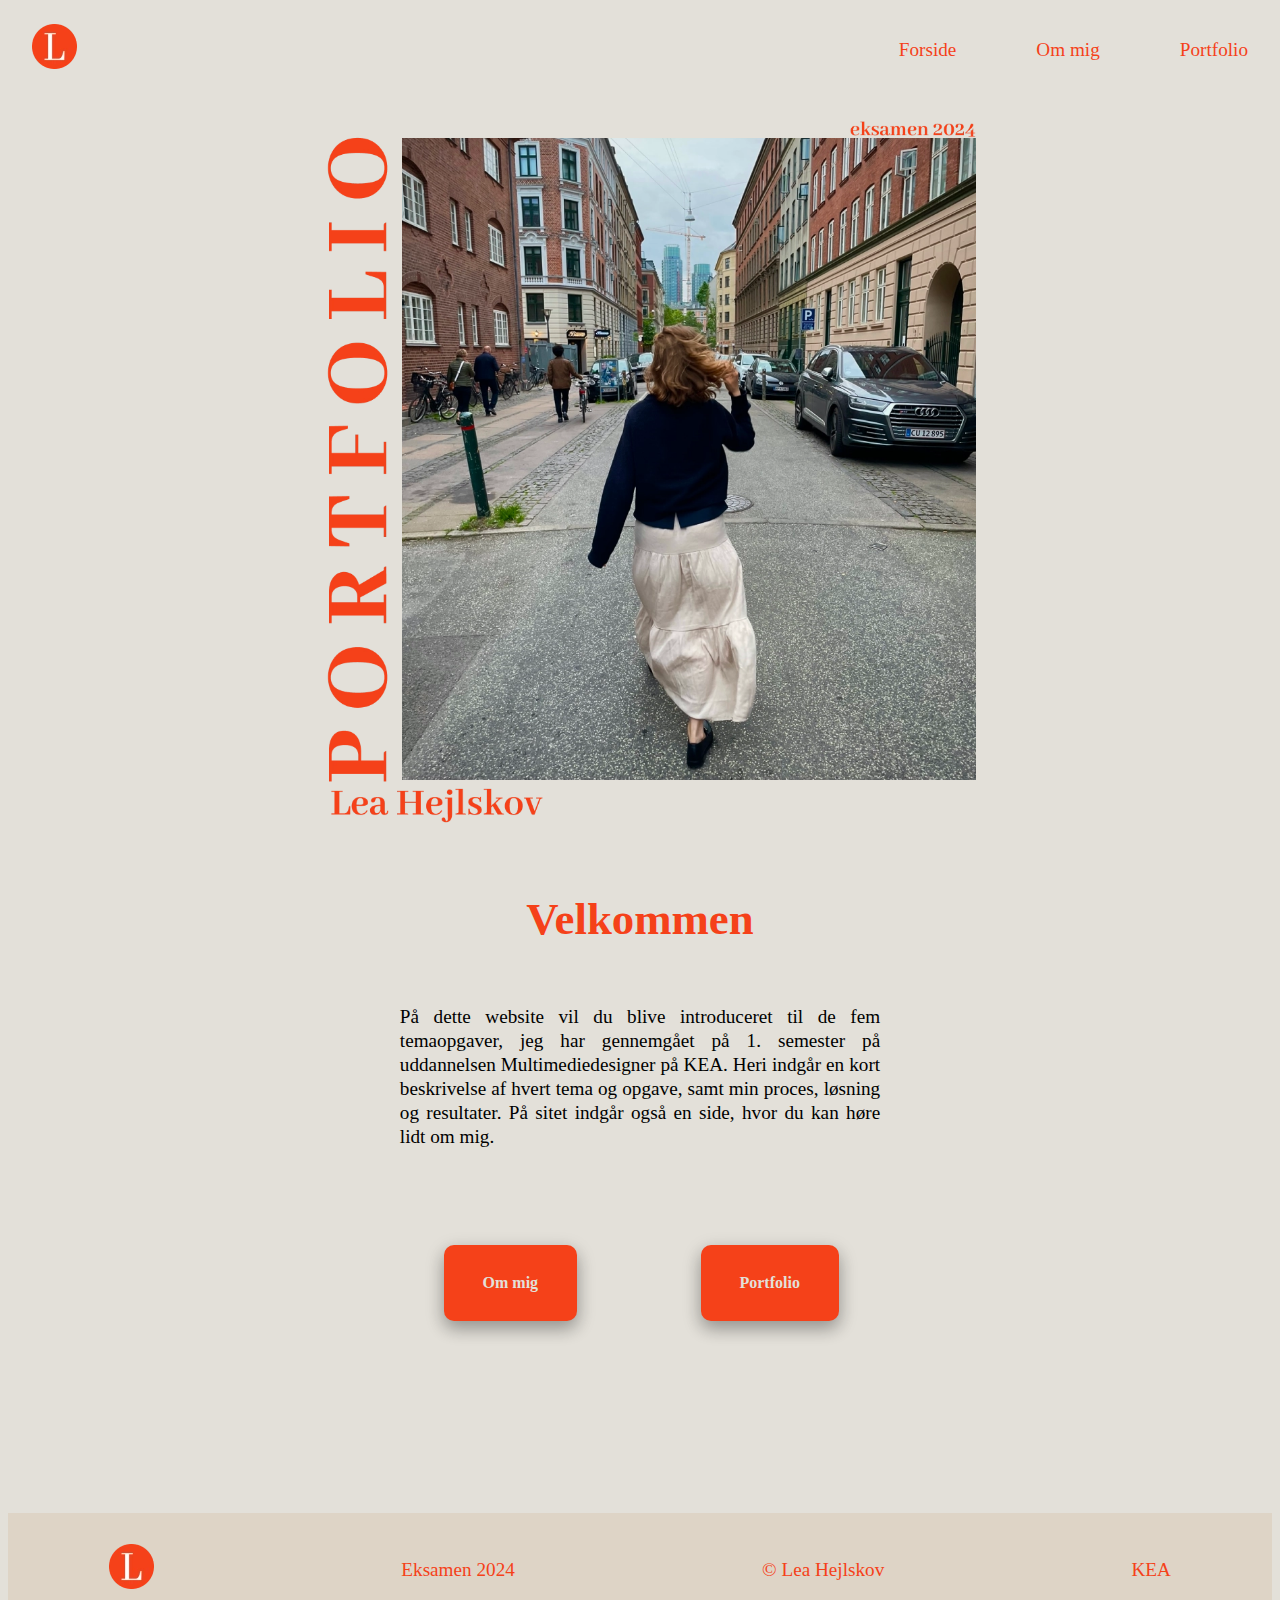
<file: index.html>
<!DOCTYPE html>
<html lang="da">
  <head>
    <meta charset="UTF-8" />
    <meta name="viewport" content="width=device-width, initial-scale=1.0" />
    <meta name="robots" content="noindex" />
    <title>Forside</title>
    <link rel="stylesheet" href="css/generel.css" />
    <link rel="stylesheet" href="css/layout.css" />
    <link rel="stylesheet" href="css/burger.css" />
    <link rel="stylesheet" href="js/burger.js" />
    <link rel="stylesheet" href="css/dropdown.css" />
    <link rel="icon" href="img/logo.webp" />
  </head>
  <body>
    <header>
      <nav class="navbar">
        <a href="index.html"
          ><img class="logoo" src="img/logoo.webp" alt="logo"
        /></a>
        <ul class="nav-menu">
          <li class="nav-item">
            <a href="index.html" class="nav-link">Forside</a>
          </li>
          <li class="nav-item">
            <a href="html/ommig.html" class="nav-link">Om mig</a>
          </li>
          <li class="nav-item">
            <a href="html/projekter.html" class="nav-link">Portfolio</a>
          </li>
        </ul>

        <div class="hamburger">
          <span class="bar"></span>
          <span class="bar"></span>
          <span class="bar"></span>
        </div>
      </nav>
      <!-- <hr /> -->
    </header>
    <main>
      <div class="heroforside">
        <img src="img/herosection.webp" alt="herosection" />
      </div>
      <h1>Velkommen</h1>
      <section class="section1">
        <p>
          På dette website vil du blive introduceret til de fem temaopgaver, jeg
          har gennemgået på 1. semester på uddannelsen Multimediedesigner på
          KEA. Heri indgår en kort beskrivelse af hvert tema og opgave, samt min
          proces, løsning og resultater. På sitet indgår også en side, hvor du
          kan høre lidt om mig.
        </p>
      </section>

      <section class="knapper">
        <div class="dropdown">
          <form action="html/ommig.html">
            <button class="dropbtn">
              <strong class="knaptext">Om mig</strong>
            </button>
          </form>
        </div>
        <div class="dropdown">
          <form action="html/projekter.html">
            <button class="dropbtn">
              <strong class="knaptext">Portfolio</strong>
            </button>
          </form>
          <div class="dropdown-content">
            <a href="html/tema2.html">Website</a>
            <a href="html/tema3.html">Emnesite</a>
            <a href="html/tema4.html">Temaopgave</a>
            <a href="html/tema5a.html">Passionssite</a>
            <a href="html/tema5b.html">Virksomhedssite</a>
          </div>
        </div>
      </section>
    </main>

    <script src="js/burger.js"></script>

    <footer>
      <div class="footerstor footerlille">
        <a href="index.html"
          ><img class="logoo" src="img/logoo.webp" alt="logo"
        /></a>
        <p>Eksamen 2024</p>
        <p>&#169; Lea Hejlskov</p>
        <p>KEA</p>
      </div>
    </footer>
  </body>
</html>
</file>
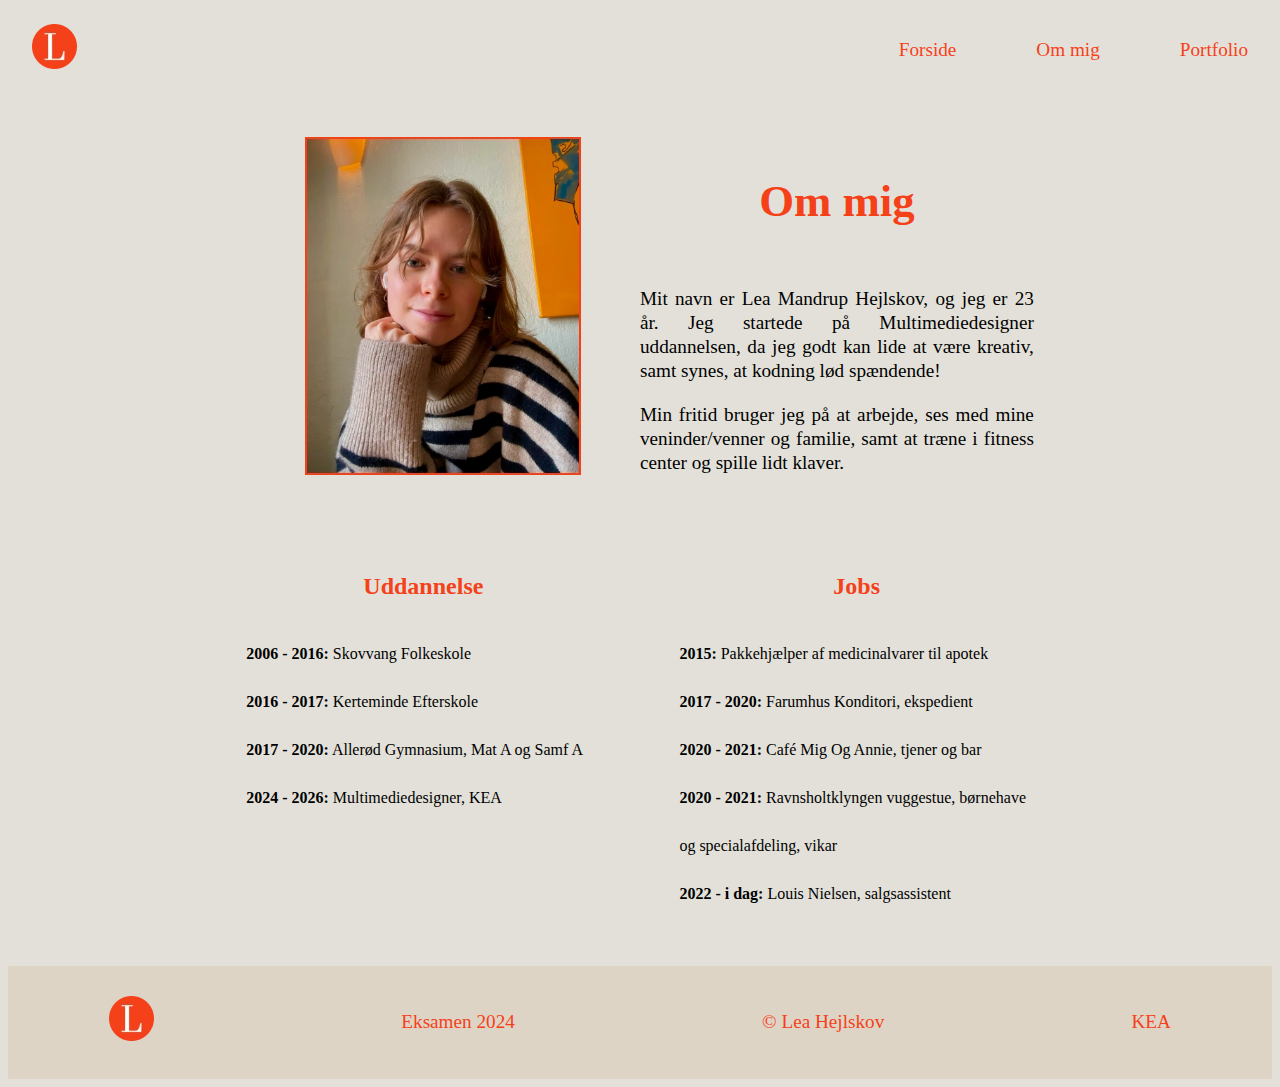
<file: html/ommig.html>
<!DOCTYPE html>
<html lang="da">
  <head>
    <meta charset="UTF-8" />
    <meta name="viewport" content="width=device-width, initial-scale=1.0" />
    <meta name="robots" content="noindex" />
    <title>Om mig</title>
    <link rel="stylesheet" href="../css/generel.css" />
    <link rel="stylesheet" href="../css/burger.css" />
    <link rel="stylesheet" href="../css/layout.css" />
    <link rel="stylesheet" href="../js/burger.js" />
    <link rel="icon" href="../img/logo.webp" />
  </head>
  <body>
    <header>
      <nav class="navbar">
        <a href="../index.html"
          ><img class="logoo" src="../img/logoo.webp" alt="logo"
        /></a>
        <ul class="nav-menu">
          <li class="nav-item">
            <a href="../index.html" class="nav-link">Forside</a>
          </li>
          <li class="nav-item">
            <a href="ommig.html" class="nav-link">Om mig</a>
          </li>
          <li class="nav-item">
            <a href="projekter.html" class="nav-link">Portfolio</a>
          </li>
        </ul>

        <div class="hamburger">
          <span class="bar"></span>
          <span class="bar"></span>
          <span class="bar"></span>
        </div>
      </nav>
      <!-- <hr /> -->
    </header>

    <main>
      <section class="ommig">
        <img class="ommigimg" src="../img/hero.webp" alt="heroommig" />
        <div class="ommigindhold">
          <h1>Om mig</h1>
          <p>
            Mit navn er Lea Mandrup Hejlskov, og jeg er 23 år. Jeg startede på
            Multimediedesigner uddannelsen, da jeg godt kan lide at være
            kreativ, samt synes, at kodning lød spændende!
          </p>
          <p>
            Min fritid bruger jeg på at arbejde, ses med mine veninder/venner og
            familie, samt at træne i fitness center og spille lidt klaver.
          </p>
        </div>
      </section>
      <section class="cv">
        <div class="uddannelse">
          <h2>Uddannelse</h2>
          <div class="ommigliste">
            <ul>
              <li><strong>2006 - 2016:</strong> Skovvang Folkeskole</li>
              <li><strong>2016 - 2017:</strong> Kerteminde Efterskole</li>
              <li>
                <strong>2017 - 2020:</strong> Allerød Gymnasium, Mat A og Samf A
              </li>
              <li><strong>2024 - 2026:</strong> Multimediedesigner, KEA</li>
            </ul>
          </div>
        </div>
        <div class="jobs">
          <h2>Jobs</h2>
          <div class="ommigliste">
            <ul>
              <li>
                <strong>2015:</strong> Pakkehjælper af medicinalvarer til apotek
              </li>
              <li>
                <strong>2017 - 2020:</strong> Farumhus Konditori, ekspedient
              </li>
              <li>
                <strong>2020 - 2021:</strong> Café Mig Og Annie, tjener og bar
              </li>
              <li>
                <strong>2020 - 2021:</strong> Ravnsholtklyngen vuggestue,
                børnehave og specialafdeling, vikar
              </li>
              <li>
                <strong>2022 - i dag:</strong> Louis Nielsen, salgsassistent
              </li>
            </ul>
          </div>
        </div>
      </section>
    </main>

    <footer>
      <div class="footerstor footerlille">
        <a href="../index.html"
          ><img class="logoo" src="../img/logoo.webp" alt="logo"
        /></a>
        <p>Eksamen 2024</p>
        <p>&#169; Lea Hejlskov</p>
        <p>KEA</p>
      </div>
    </footer>
    <script src="../js/burger.js"></script>
  </body>
</html>
</file>
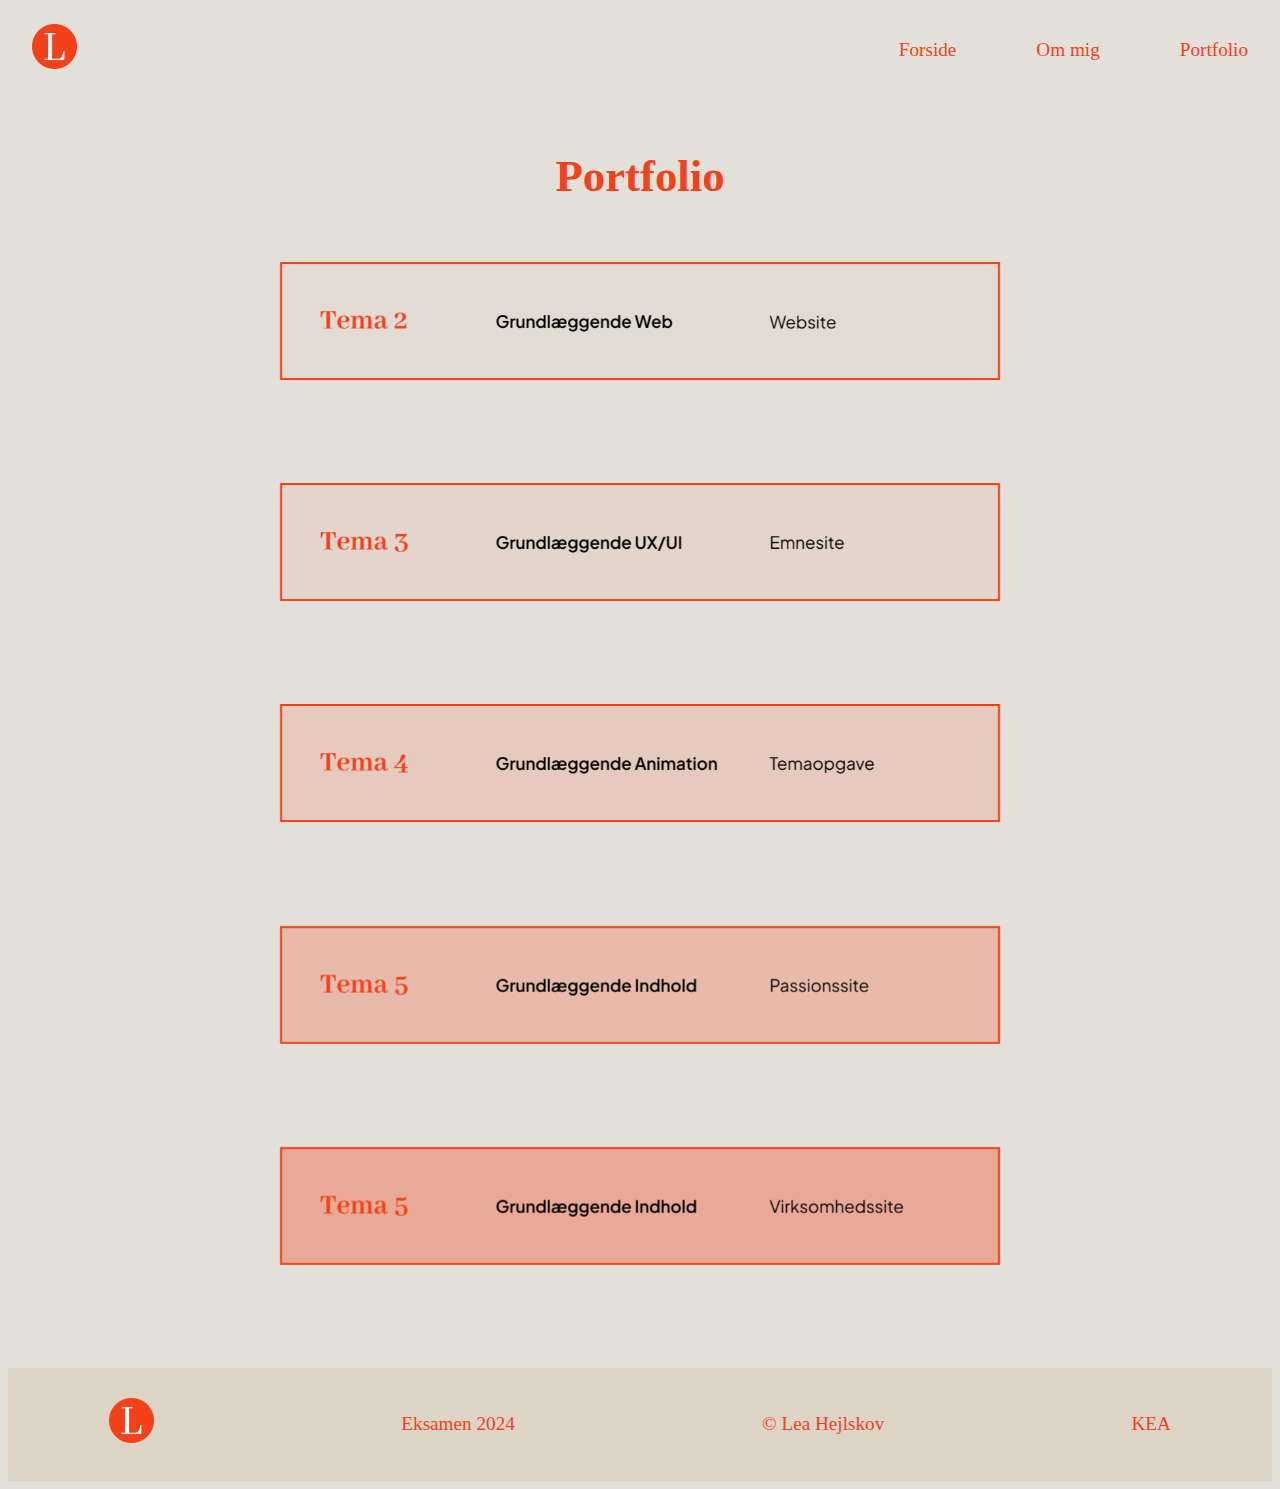
<file: html/projekter.html>
<!DOCTYPE html>
<html lang="da">
  <head>
    <meta charset="UTF-8" />
    <meta name="viewport" content="width=device-width, initial-scale=1.0" />
    <meta name="robots" content="noindex" />
    <title>Portfolio</title>
    <link rel="stylesheet" href="../css/generel.css" />
    <link rel="stylesheet" href="../css/burger.css" />
    <link rel="stylesheet" href="../css/layout.css" />
    <link rel="stylesheet" href="../js/burger.js" />
    <link rel="stylesheet" href="../css/textbillede.css" />
    <link rel="icon" href="../img/logo.webp" />
  </head>
  <body>
    <header>
      <nav class="navbar">
        <a href="../index.html"
          ><img class="logoo" src="../img/logoo.webp" alt="logo"
        /></a>
        <ul class="nav-menu">
          <li class="nav-item">
            <a href="../index.html" class="nav-link">Forside</a>
          </li>
          <li class="nav-item">
            <a href="ommig.html" class="nav-link">Om mig</a>
          </li>
          <li class="nav-item">
            <a href="projekter.html" class="nav-link">Portfolio</a>
          </li>
        </ul>

        <div class="hamburger">
          <span class="bar"></span>
          <span class="bar"></span>
          <span class="bar"></span>
        </div>
      </nav>
    </header>

    <main>
      <h1>Portfolio</h1>
      <section class="projekter">
        <div class="container">
          <a href="tema2.html"
            ><img
              src="../img/tema2.png"
              alt="tema2"
              class="image"
              style="width: 100%"
          /></a>
          <div class="middle">
            <div class="text"><a href="tema2.html">Læs mere</a></div>
          </div>
        </div>
        <div class="container">
          <a href="tema3.html"
            ><img
              src="../img/tema3.png"
              alt="tema3"
              class="image"
              style="width: 100%"
          /></a>
          <div class="middle">
            <div class="text"><a href="tema3.html">Læs mere</a></div>
          </div>
        </div>
        <div class="container">
          <a href="tema4.html"
            ><img
              src="../img/tema4.png"
              alt="tema4"
              class="image"
              style="width: 100%"
          /></a>
          <div class="middle">
            <div class="text"><a href="tema4.html">Læs mere</a></div>
          </div>
        </div>
        <div class="container">
          <a href="tema5a.html"
            ><img
              src="../img/tema5a.png"
              alt="tema5.a"
              class="image"
              style="width: 100%"
          /></a>
          <div class="middle">
            <div class="text"><a href="tema5a.html">Læs mere</a></div>
          </div>
        </div>
        <div class="container">
          <a href="tema5b.html"
            ><img
              src="../img/tema5.b.png"
              alt="tema5.b"
              class="image"
              style="width: 100%"
          /></a>
          <div class="middle">
            <div class="text"><a href="tema5b.html">Læs mere</a></div>
          </div>
        </div>
      </section>
    </main>
    <footer>
      <div class="footerstor footerlille">
        <a href="../index.html"
          ><img class="logoo" src="../img/logoo.webp" alt="logo"
        /></a>
        <p>Eksamen 2024</p>
        <p>&#169; Lea Hejlskov</p>
        <p>KEA</p>
      </div>
    </footer>
    <script src="../js/burger.js"></script>
  </body>
</html>
</file>
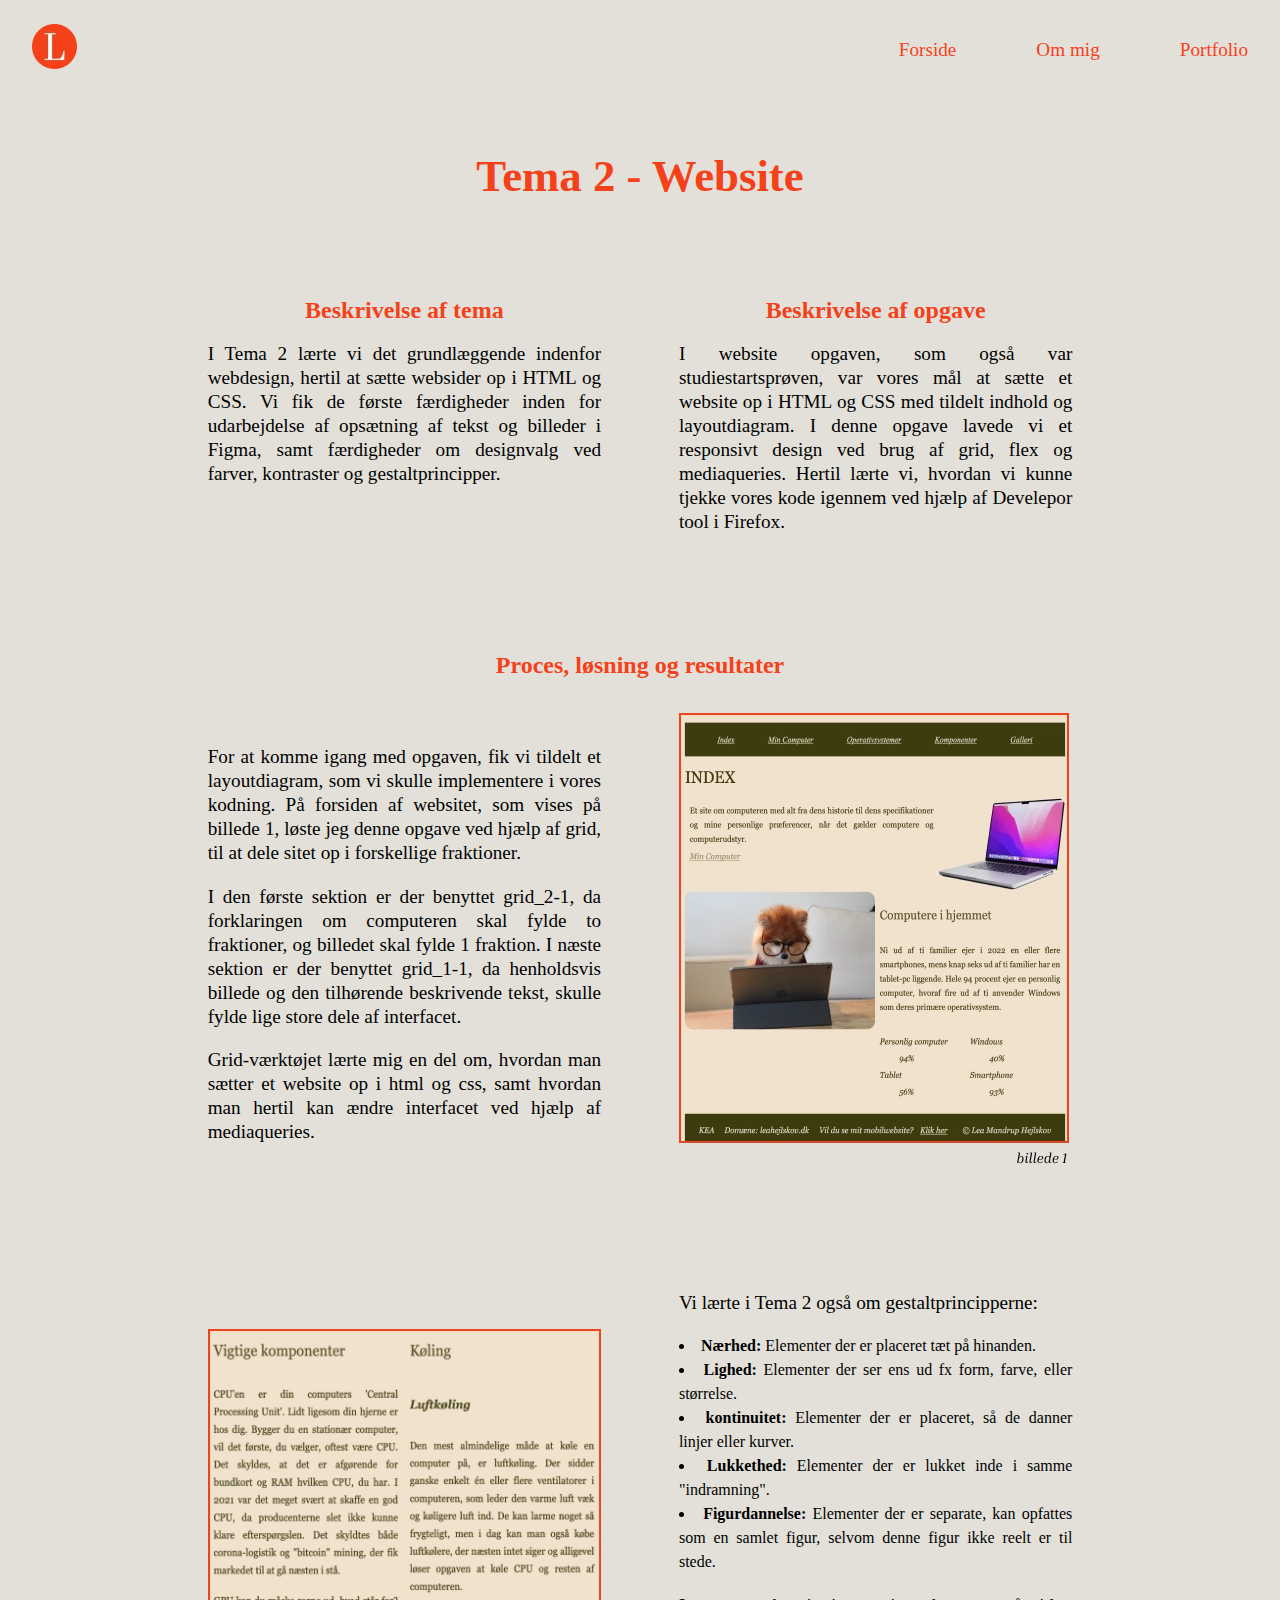
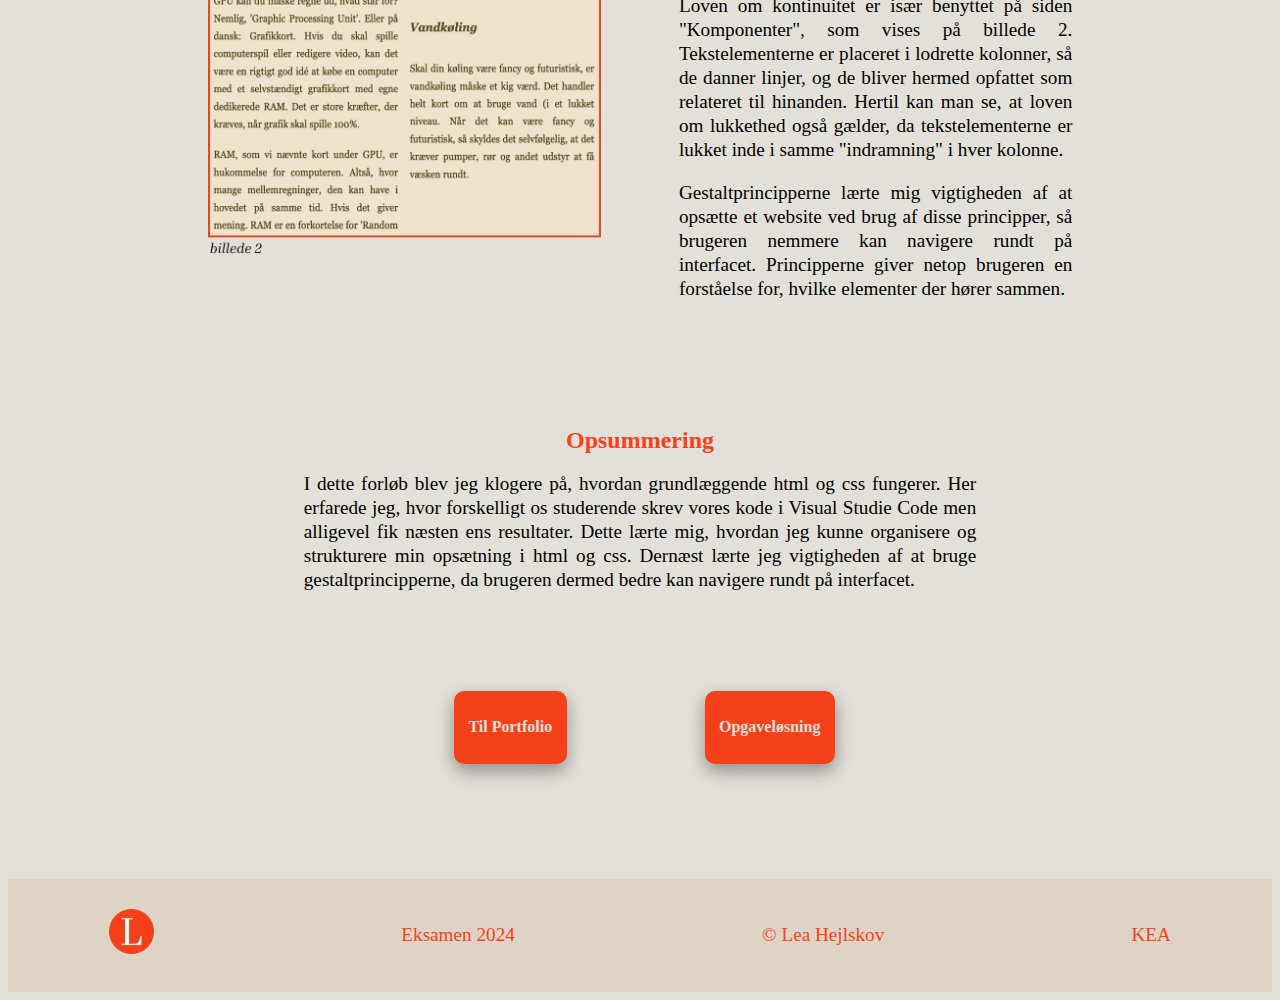
<file: html/tema2.html>
<!DOCTYPE html>
<html lang="da">
  <head>
    <meta charset="UTF-8" />
    <meta name="viewport" content="width=device-width, initial-scale=1.0" />
    <meta name="robots" content="noindex" />
    <title>Tema 2 - Website</title>
    <link rel="stylesheet" href="../css/generel.css" />
    <link rel="stylesheet" href="../css/burger.css" />
    <link rel="stylesheet" href="../css/layout.css" />
    <link rel="stylesheet" href="../js/burger.js" />
    <link rel="stylesheet" href="../css/dropdown.css" />
    <link rel="icon" href="../img/logo.webp" />
  </head>
  <body>
    <header>
      <nav class="navbar">
        <a href="../index.html"
          ><img class="logoo" src="../img/logoo.webp" alt="logo"
        /></a>
        <ul class="nav-menu">
          <li class="nav-item">
            <a href="../index.html" class="nav-link">Forside</a>
          </li>
          <li class="nav-item">
            <a href="ommig.html" class="nav-link">Om mig</a>
          </li>
          <li class="nav-item">
            <a href="projekter.html" class="nav-link">Portfolio</a>
          </li>
        </ul>

        <div class="hamburger">
          <span class="bar"></span>
          <span class="bar"></span>
          <span class="bar"></span>
        </div>
      </nav>
    </header>
    <main>
      <h1>Tema 2 - Website</h1>

      <section class="temaopgave">
        <div class="beskrivelsetema">
          <h2>Beskrivelse af tema</h2>
          <p>
            I Tema 2 lærte vi det grundlæggende indenfor webdesign, hertil at
            sætte websider op i HTML og CSS. Vi fik de første færdigheder inden
            for udarbejdelse af opsætning af tekst og billeder i Figma, samt
            færdigheder om designvalg ved farver, kontraster og
            gestaltprincipper.
          </p>
        </div>
        <div class="beskrivelseopgave">
          <h2>Beskrivelse af opgave</h2>
          <p>
            I website opgaven, som også var studiestartsprøven, var vores mål at
            sætte et website op i HTML og CSS med tildelt indhold og
            layoutdiagram. I denne opgave lavede vi et responsivt design ved
            brug af grid, flex og mediaqueries. Hertil lærte vi, hvordan vi
            kunne tjekke vores kode igennem ved hjælp af Develepor tool i
            Firefox.
          </p>
        </div>
      </section>

      <h2>Proces, løsning og resultater</h2>

      <section class="grid1-1">
        <div>
          <img src="../img/tema2b1.webp" alt="" />
        </div>
        <div class="col order">
          <p>
            For at komme igang med opgaven, fik vi tildelt et layoutdiagram, som
            vi skulle implementere i vores kodning. På forsiden af websitet, som
            vises på billede 1, løste jeg denne opgave ved hjælp af grid, til at
            dele sitet op i forskellige fraktioner.
          </p>
          <p>
            I den første sektion er der benyttet grid_2-1, da forklaringen om
            computeren skal fylde to fraktioner, og billedet skal fylde 1
            fraktion. I næste sektion er der benyttet grid_1-1, da henholdsvis
            billede og den tilhørende beskrivende tekst, skulle fylde lige store
            dele af interfacet.
          </p>
          <p>
            Grid-værktøjet lærte mig en del om, hvordan man sætter et website op
            i html og css, samt hvordan man hertil kan ændre interfacet ved
            hjælp af mediaqueries.
          </p>
        </div>
      </section>

      <section class="grid1-1">
        <div>
          <img src="../img/tema2b2.webp" alt="" />
        </div>
        <div>
          <p>Vi lærte i Tema 2 også om gestaltprincipperne:</p>
          <ul>
            <li>
              <strong>Nærhed:</strong> Elementer der er placeret tæt på
              hinanden.
            </li>
            <li>
              <strong>Lighed:</strong> Elementer der ser ens ud fx form, farve,
              eller størrelse.
            </li>
            <li>
              <strong>kontinuitet:</strong> Elementer der er placeret, så de
              danner linjer eller kurver.
            </li>
            <li>
              <strong>Lukkethed:</strong> Elementer der er lukket inde i samme
              "indramning".
            </li>
            <li>
              <strong>Figurdannelse:</strong> Elementer der er separate, kan
              opfattes som en samlet figur, selvom denne figur ikke reelt er til
              stede.
            </li>
          </ul>
          <p>
            Loven om kontinuitet er især benyttet på siden "Komponenter", som
            vises på billede 2. Tekstelementerne er placeret i lodrette
            kolonner, så de danner linjer, og de bliver hermed opfattet som
            relateret til hinanden. Hertil kan man se, at loven om lukkethed
            også gælder, da tekstelementerne er lukket inde i samme "indramning"
            i hver kolonne.
          </p>
          <p>
            Gestaltprincipperne lærte mig vigtigheden af at opsætte et website
            ved brug af disse principper, så brugeren nemmere kan navigere rundt
            på interfacet. Principperne giver netop brugeren en forståelse for,
            hvilke elementer der hører sammen.
          </p>
        </div>
      </section>
      <section class="opsummering">
        <h2>Opsummering</h2>
        <p>
          I dette forløb blev jeg klogere på, hvordan grundlæggende html og css
          fungerer. Her erfarede jeg, hvor forskelligt os studerende skrev vores
          kode i Visual Studie Code men alligevel fik næsten ens resultater.
          Dette lærte mig, hvordan jeg kunne organisere og strukturere min
          opsætning i html og css. Dernæst lærte jeg vigtigheden af at bruge
          gestaltprincipperne, da brugeren dermed bedre kan navigere rundt på
          interfacet.
        </p>
      </section>

      <section class="knappertema">
        <div class="dropdown">
          <form action="../html/projekter.html">
            <button class="dropbtnn">
              <strong class="knaptext">Til Portfolio</strong>
            </button>
          </form>
        </div>
        <div class="dropdown">
          <form action="https://leahejlskov.dk/t2/website/" target="_blank">
            <button class="dropbtnn">
              <strong class="knaptext">Opgaveløsning</strong>
            </button>
          </form>
        </div>
      </section>
    </main>
    <footer>
      <div class="footerstor footerlille">
        <a href="../index.html"
          ><img class="logoo" src="../img/logoo.webp" alt="logo"
        /></a>
        <p>Eksamen 2024</p>
        <p>&#169; Lea Hejlskov</p>
        <p>KEA</p>
      </div>
    </footer>
    <script src="../js/burger.js"></script>
  </body>
</html>
</file>
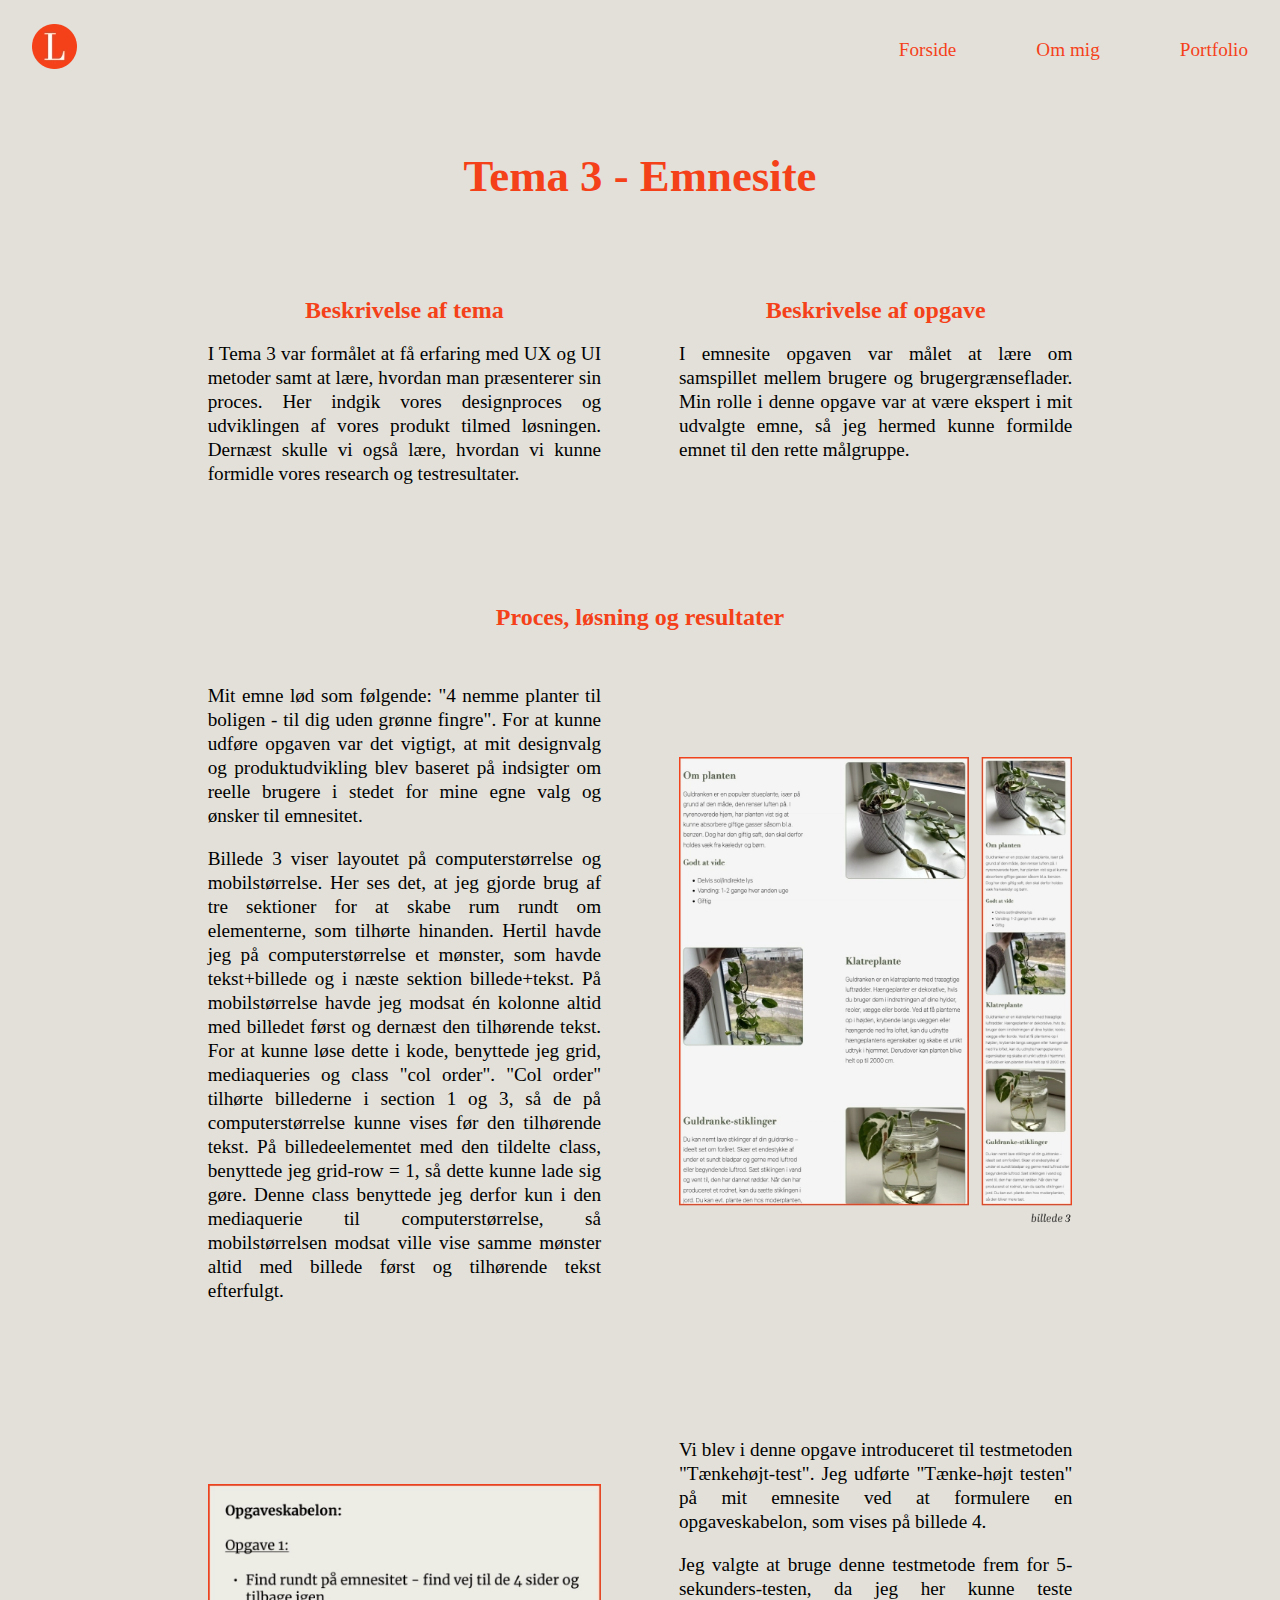
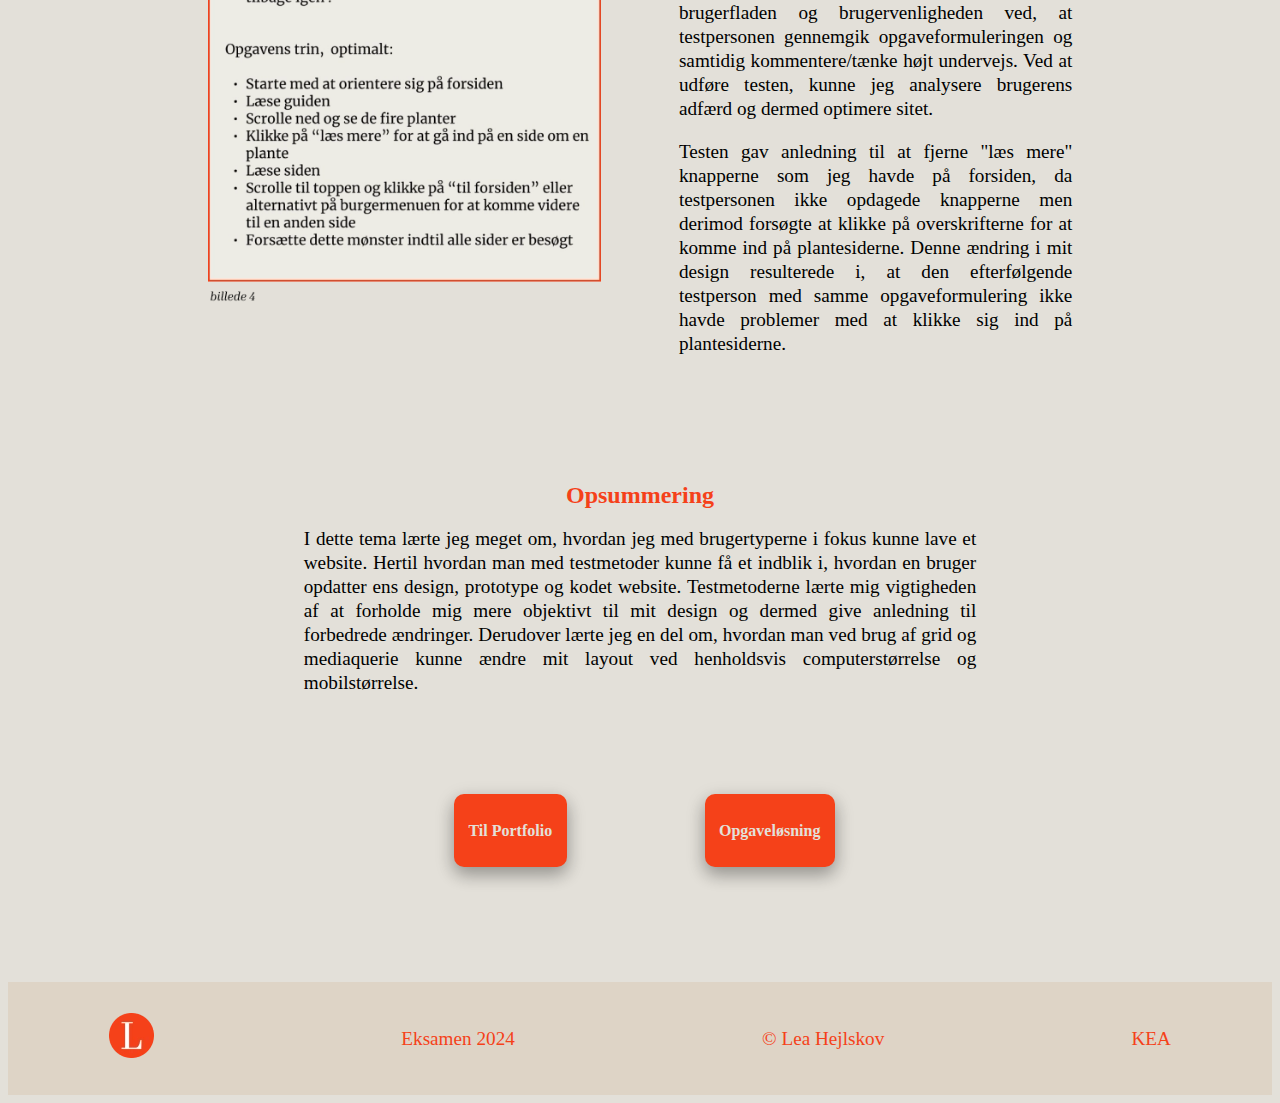
<file: html/tema3.html>
<!DOCTYPE html>
<html lang="da">
  <head>
    <meta charset="UTF-8" />
    <meta name="viewport" content="width=device-width, initial-scale=1.0" />
    <meta name="robots" content="noindex" />
    <title>Tema 3 - Emnesite</title>
    <link rel="stylesheet" href="../css/generel.css" />
    <link rel="stylesheet" href="../css/burger.css" />
    <link rel="stylesheet" href="../css/layout.css" />
    <link rel="stylesheet" href="../js/burger.js" />
    <link rel="stylesheet" href="../css/dropdown.css" />
    <link rel="icon" href="../img/logo.webp" />
  </head>
  <body>
    <header>
      <nav class="navbar">
        <a href="../index.html"
          ><img class="logoo" src="../img/logoo.webp" alt="logo"
        /></a>
        <ul class="nav-menu">
          <li class="nav-item">
            <a href="../index.html" class="nav-link">Forside</a>
          </li>
          <li class="nav-item">
            <a href="ommig.html" class="nav-link">Om mig</a>
          </li>
          <li class="nav-item">
            <a href="projekter.html" class="nav-link">Portfolio</a>
          </li>
        </ul>

        <div class="hamburger">
          <span class="bar"></span>
          <span class="bar"></span>
          <span class="bar"></span>
        </div>
      </nav>
    </header>
    <main>
      <h1>Tema 3 - Emnesite</h1>

      <section class="temaopgave">
        <div class="beskrivelsetema">
          <h2>Beskrivelse af tema</h2>
          <p>
            I Tema 3 var formålet at få erfaring med UX og UI metoder samt at
            lære, hvordan man præsenterer sin proces. Her indgik vores
            designproces og udviklingen af vores produkt tilmed løsningen.
            Dernæst skulle vi også lære, hvordan vi kunne formidle vores
            research og testresultater.
          </p>
        </div>
        <div class="beskrivelseopgave">
          <h2>Beskrivelse af opgave</h2>
          <p>
            I emnesite opgaven var målet at lære om samspillet mellem brugere og
            brugergrænseflader. Min rolle i denne opgave var at være ekspert i
            mit udvalgte emne, så jeg hermed kunne formilde emnet til den rette
            målgruppe.
          </p>
        </div>
      </section>

      <h2>Proces, løsning og resultater</h2>

      <section class="grid1-1">
        <div>
          <img src="../img/tema3b1.webp" alt="" />
        </div>
        <div class="col order">
          <p>
            Mit emne lød som følgende: "4 nemme planter til boligen - til dig
            uden grønne fingre". For at kunne udføre opgaven var det vigtigt, at
            mit designvalg og produktudvikling blev baseret på indsigter om
            reelle brugere i stedet for mine egne valg og ønsker til emnesitet.
          </p>
          <p>
            Billede 3 viser layoutet på computerstørrelse og mobilstørrelse. Her
            ses det, at jeg gjorde brug af tre sektioner for at skabe rum rundt
            om elementerne, som tilhørte hinanden. Hertil havde jeg på
            computerstørrelse et mønster, som havde tekst+billede og i næste
            sektion billede+tekst. På mobilstørrelse havde jeg modsat én kolonne
            altid med billedet først og dernæst den tilhørende tekst. For at
            kunne løse dette i kode, benyttede jeg grid, mediaqueries og class
            "col order". "Col order" tilhørte billederne i section 1 og 3, så de
            på computerstørrelse kunne vises før den tilhørende tekst. På
            billedeelementet med den tildelte class, benyttede jeg grid-row = 1,
            så dette kunne lade sig gøre. Denne class benyttede jeg derfor kun i
            den mediaquerie til computerstørrelse, så mobilstørrelsen modsat
            ville vise samme mønster altid med billede først og tilhørende tekst
            efterfulgt.
          </p>
        </div>
      </section>

      <section class="grid1-1">
        <div>
          <img src="../img/tema3b2.webp" alt="" />
        </div>
        <div>
          <p>
            Vi blev i denne opgave introduceret til testmetoden
            "Tænkehøjt-test". Jeg udførte "Tænke-højt testen" på mit emnesite
            ved at formulere en opgaveskabelon, som vises på billede 4.
          </p>
          <p>
            Jeg valgte at bruge denne testmetode frem for 5-sekunders-testen, da
            jeg her kunne teste brugerfladen og brugervenligheden ved, at
            testpersonen gennemgik opgaveformuleringen og samtidig
            kommentere/tænke højt undervejs. Ved at udføre testen, kunne jeg
            analysere brugerens adfærd og dermed optimere sitet.
          </p>
          <p>
            Testen gav anledning til at fjerne "læs mere" knapperne som jeg
            havde på forsiden, da testpersonen ikke opdagede knapperne men
            derimod forsøgte at klikke på overskrifterne for at komme ind på
            plantesiderne. Denne ændring i mit design resulterede i, at den
            efterfølgende testperson med samme opgaveformulering ikke havde
            problemer med at klikke sig ind på plantesiderne.
          </p>
        </div>
      </section>
      <section class="opsummering">
        <h2>Opsummering</h2>
        <p>
          I dette tema lærte jeg meget om, hvordan jeg med brugertyperne i fokus
          kunne lave et website. Hertil hvordan man med testmetoder kunne få et
          indblik i, hvordan en bruger opdatter ens design, prototype og kodet
          website. Testmetoderne lærte mig vigtigheden af at forholde mig mere
          objektivt til mit design og dermed give anledning til forbedrede
          ændringer. Derudover lærte jeg en del om, hvordan man ved brug af grid
          og mediaquerie kunne ændre mit layout ved henholdsvis
          computerstørrelse og mobilstørrelse.
        </p>
      </section>

      <section class="knappertema">
        <div class="dropdown">
          <form action="../html/projekter.html">
            <button class="dropbtnn">
              <strong class="knaptext">Til Portfolio</strong>
            </button>
          </form>
        </div>
        <div class="dropdown">
          <form action="http://leahejlskov.dk/t3/emnesite/" target="_blank">
            <button class="dropbtnn">
              <strong class="knaptext">Opgaveløsning</strong>
            </button>
          </form>
        </div>
      </section>
    </main>
    <footer>
      <div class="footerstor footerlille">
        <a href="../index.html"
          ><img class="logoo" src="../img/logoo.webp" alt="logo"
        /></a>
        <p>Eksamen 2024</p>
        <p>&#169; Lea Hejlskov</p>
        <p>KEA</p>
      </div>
    </footer>
    <script src="../js/burger.js"></script>
  </body>
</html>
</file>
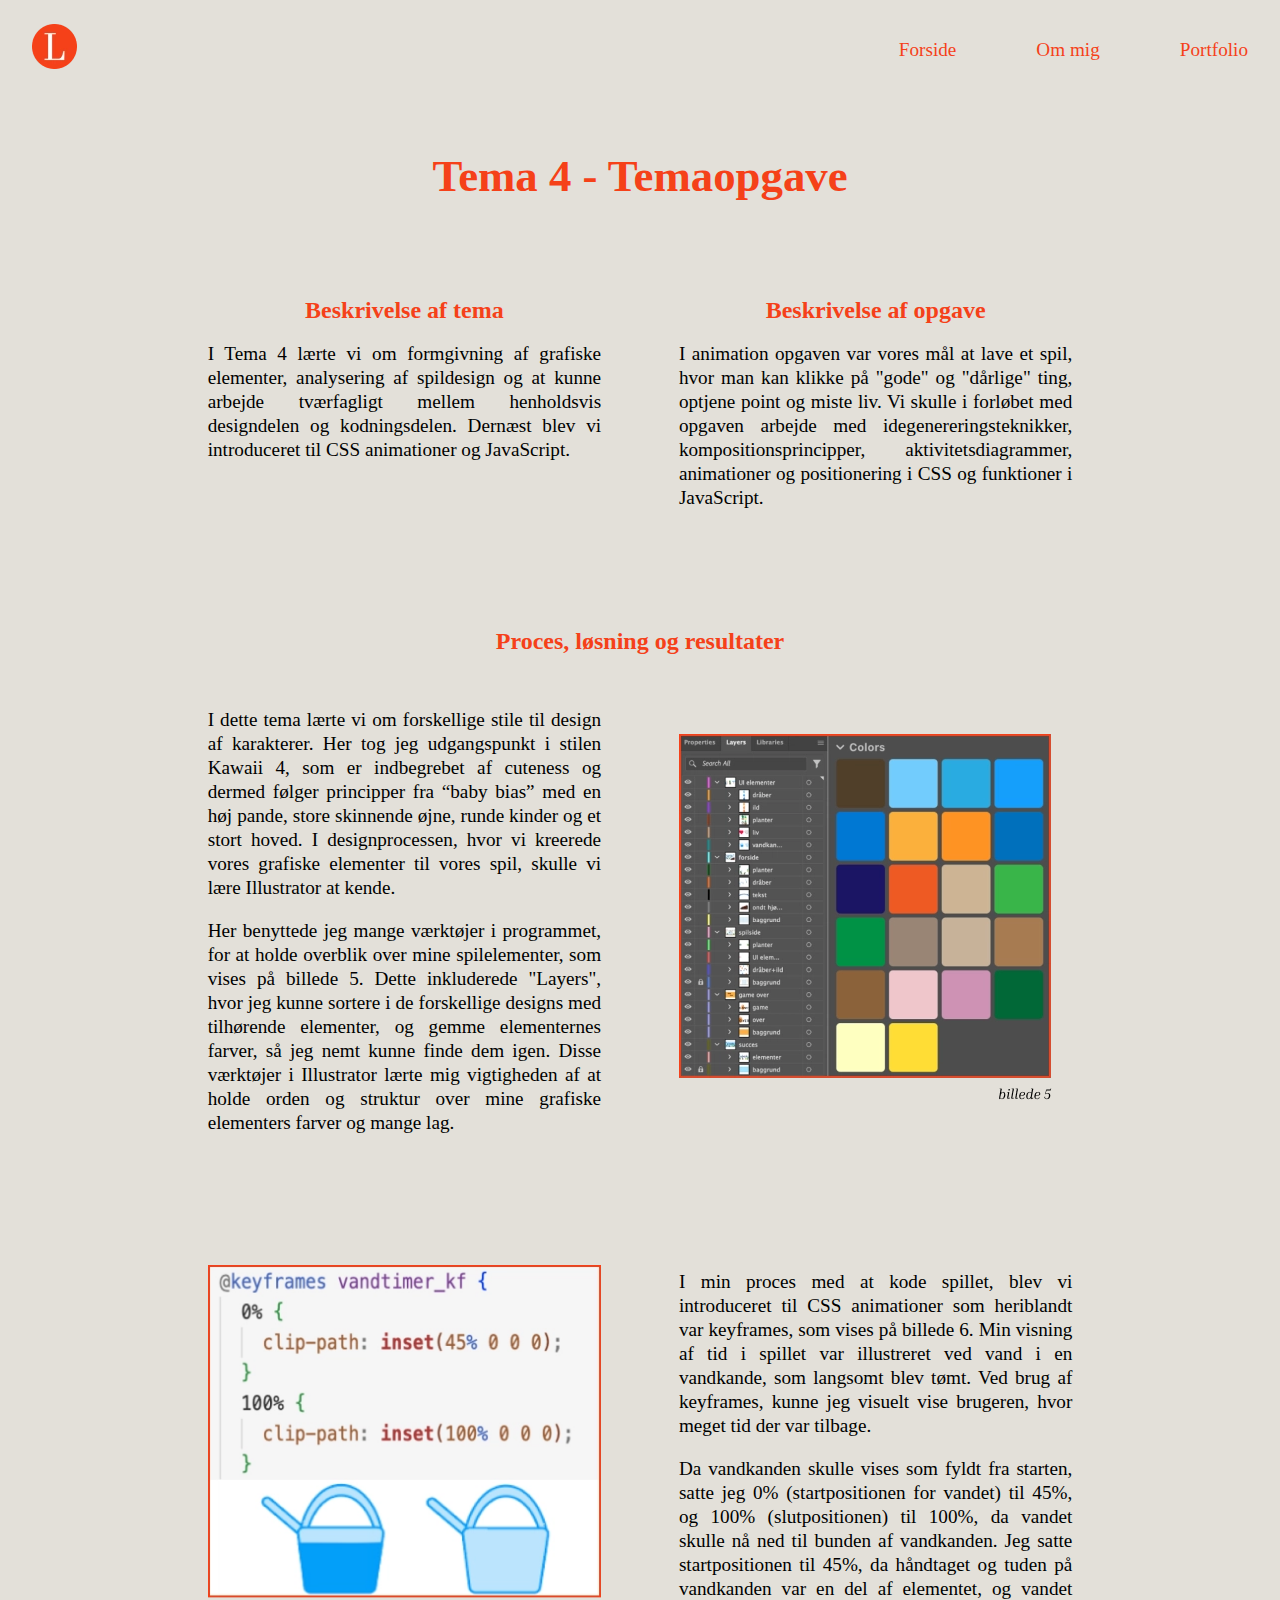
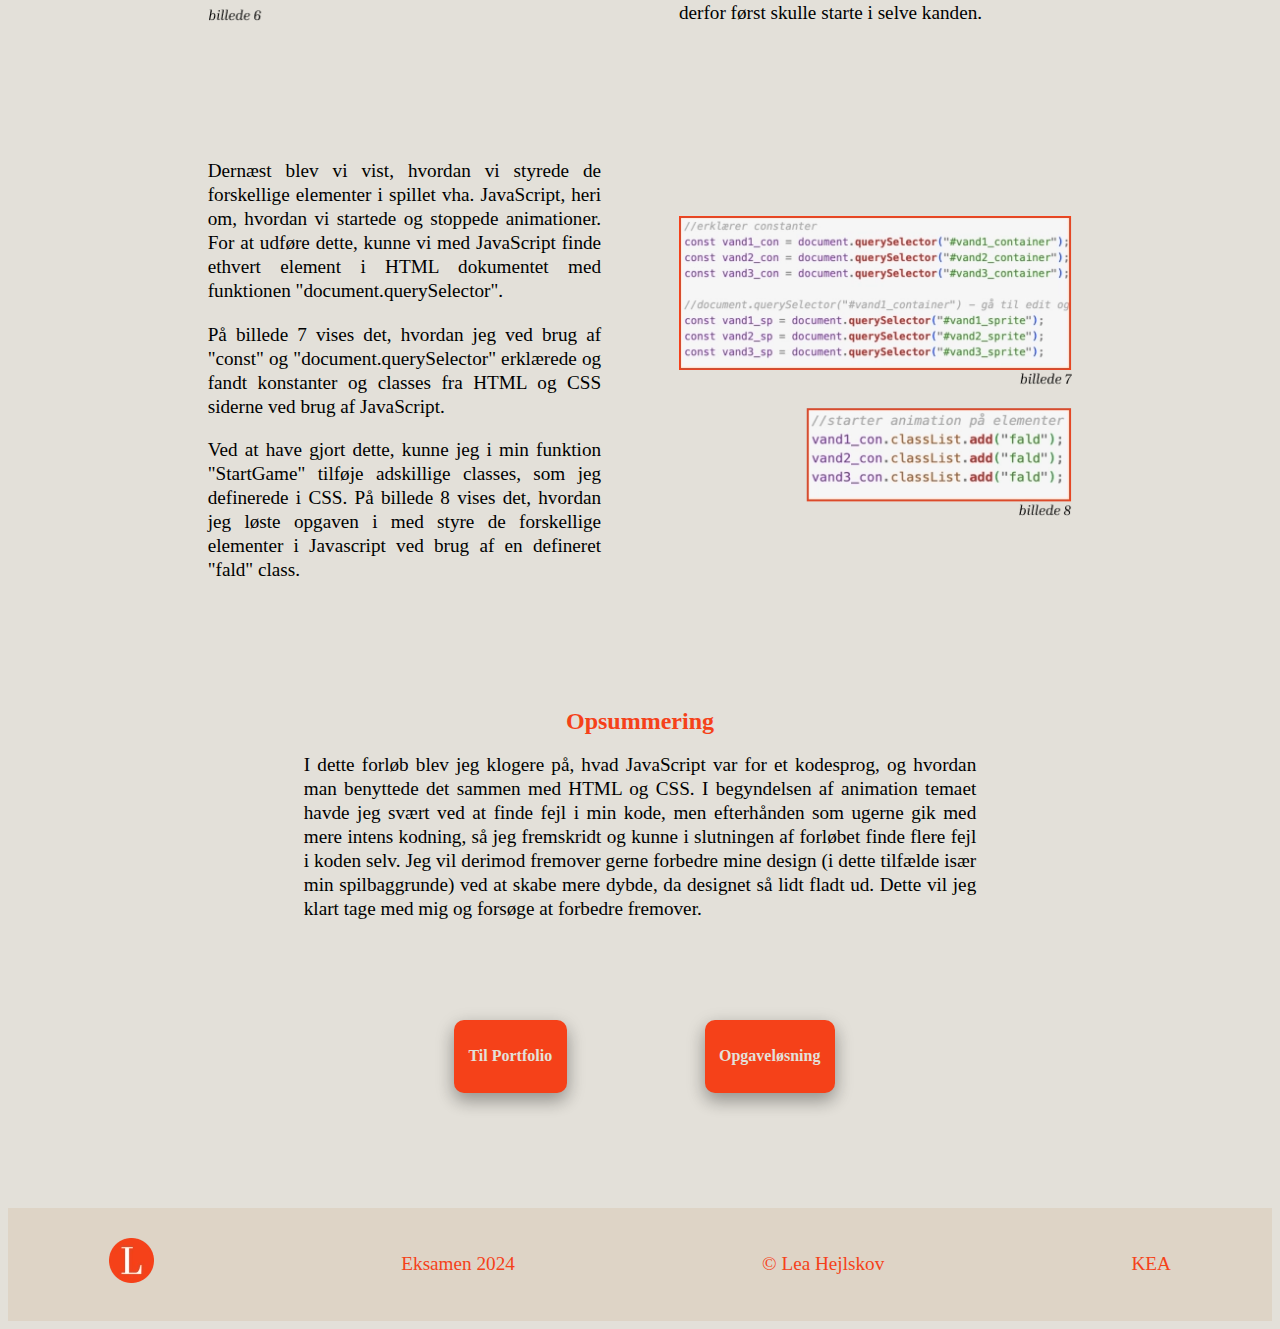
<file: html/tema4.html>
<!DOCTYPE html>
<html lang="da">
  <head>
    <meta charset="UTF-8" />
    <meta name="viewport" content="width=device-width, initial-scale=1.0" />
    <meta name="robots" content="noindex" />
    <title>Tema 4 - Temaopgave</title>
    <link rel="stylesheet" href="../css/generel.css" />
    <link rel="stylesheet" href="../css/burger.css" />
    <link rel="stylesheet" href="../css/layout.css" />
    <link rel="stylesheet" href="../js/burger.js" />
    <link rel="stylesheet" href="../css/dropdown.css" />
    <link rel="icon" href="../img/logo.webp" />
  </head>
  <body>
    <header>
      <nav class="navbar">
        <a href="../index.html"
          ><img class="logoo" src="../img/logoo.webp" alt="logo"
        /></a>
        <ul class="nav-menu">
          <li class="nav-item">
            <a href="../index.html" class="nav-link">Forside</a>
          </li>
          <li class="nav-item">
            <a href="ommig.html" class="nav-link">Om mig</a>
          </li>
          <li class="nav-item">
            <a href="projekter.html" class="nav-link">Portfolio</a>
          </li>
        </ul>

        <div class="hamburger">
          <span class="bar"></span>
          <span class="bar"></span>
          <span class="bar"></span>
        </div>
      </nav>
    </header>
    <main>
      <h1>Tema 4 - Temaopgave</h1>

      <section class="temaopgave">
        <div class="beskrivelsetema">
          <h2>Beskrivelse af tema</h2>
          <p>
            I Tema 4 lærte vi om formgivning af grafiske elementer, analysering
            af spildesign og at kunne arbejde tværfagligt mellem henholdsvis
            designdelen og kodningsdelen. Dernæst blev vi introduceret til CSS
            animationer og JavaScript.
          </p>
        </div>
        <div class="beskrivelseopgave">
          <h2>Beskrivelse af opgave</h2>
          <p>
            I animation opgaven var vores mål at lave et spil, hvor man kan
            klikke på "gode" og "dårlige" ting, optjene point og miste liv. Vi
            skulle i forløbet med opgaven arbejde med idegenereringsteknikker,
            kompositionsprincipper, aktivitetsdiagrammer, animationer og
            positionering i CSS og funktioner i JavaScript.
          </p>
        </div>
      </section>

      <h2>Proces, løsning og resultater</h2>
      <section class="grid1-1">
        <div>
          <img src="../img/tema4b1.webp" alt="tema4b1" />
        </div>
        <div class="col order">
          <p>
            I dette tema lærte vi om forskellige stile til design af karakterer.
            Her tog jeg udgangspunkt i stilen Kawaii 4, som er indbegrebet af
            cuteness og dermed følger principper fra “baby bias” med en høj
            pande, store skinnende øjne, runde kinder og et stort hoved. I
            designprocessen, hvor vi kreerede vores grafiske elementer til vores
            spil, skulle vi lære Illustrator at kende.
          </p>
          <p>
            Her benyttede jeg mange værktøjer i programmet, for at holde
            overblik over mine spilelementer, som vises på billede 5. Dette
            inkluderede "Layers", hvor jeg kunne sortere i de forskellige
            designs med tilhørende elementer, og gemme elementernes farver, så
            jeg nemt kunne finde dem igen. Disse værktøjer i Illustrator lærte
            mig vigtigheden af at holde orden og struktur over mine grafiske
            elementers farver og mange lag.
          </p>
        </div>
      </section>

      <section class="grid1-1">
        <div>
          <img src="../img/tema4b2.webp" alt="tema4b2" />
        </div>
        <div>
          <p>
            I min proces med at kode spillet, blev vi introduceret til CSS
            animationer som heriblandt var keyframes, som vises på billede 6.
            Min visning af tid i spillet var illustreret ved vand i en
            vandkande, som langsomt blev tømt. Ved brug af keyframes, kunne jeg
            visuelt vise brugeren, hvor meget tid der var tilbage.
          </p>
          <p>
            Da vandkanden skulle vises som fyldt fra starten, satte jeg 0%
            (startpositionen for vandet) til 45%, og 100% (slutpositionen) til
            100%, da vandet skulle nå ned til bunden af vandkanden. Jeg satte
            startpositionen til 45%, da håndtaget og tuden på vandkanden var en
            del af elementet, og vandet derfor først skulle starte i selve
            kanden.
          </p>
        </div>
      </section>

      <section class="grid1-1">
        <div>
          <img src="../img/tema4b3.webp" alt="tema4b1" />
        </div>
        <div class="col order">
          <p>
            Dernæst blev vi vist, hvordan vi styrede de forskellige elementer i
            spillet vha. JavaScript, heri om, hvordan vi startede og stoppede
            animationer. For at udføre dette, kunne vi med JavaScript finde
            ethvert element i HTML dokumentet med funktionen
            "document.querySelector".
          </p>
          <p>
            På billede 7 vises det, hvordan jeg ved brug af "const" og
            "document.querySelector" erklærede og fandt konstanter og classes
            fra HTML og CSS siderne ved brug af JavaScript.
          </p>
          <p>
            Ved at have gjort dette, kunne jeg i min funktion "StartGame"
            tilføje adskillige classes, som jeg definerede i CSS. På billede 8
            vises det, hvordan jeg løste opgaven i med styre de forskellige
            elementer i Javascript ved brug af en defineret "fald" class.
          </p>
        </div>
      </section>

      <section class="opsummering">
        <h2>Opsummering</h2>
        <p>
          I dette forløb blev jeg klogere på, hvad JavaScript var for et
          kodesprog, og hvordan man benyttede det sammen med HTML og CSS. I
          begyndelsen af animation temaet havde jeg svært ved at finde fejl i
          min kode, men efterhånden som ugerne gik med mere intens kodning, så
          jeg fremskridt og kunne i slutningen af forløbet finde flere fejl i
          koden selv. Jeg vil derimod fremover gerne forbedre mine design (i
          dette tilfælde især min spilbaggrunde) ved at skabe mere dybde, da
          designet så lidt fladt ud. Dette vil jeg klart tage med mig og forsøge
          at forbedre fremover.
        </p>
      </section>

      <section class="knappertema">
        <div class="dropdown">
          <form action="../html/projekter.html">
            <button class="dropbtnn">
              <strong class="knaptext">Til Portfolio</strong>
            </button>
          </form>
        </div>
        <div class="dropdown">
          <form action="http://leahejlskov.dk/t4/website/" target="_blank">
            <button class="dropbtnn">
              <strong class="knaptext">Opgaveløsning</strong>
            </button>
          </form>
        </div>
      </section>
    </main>
    <footer>
      <div class="footerstor footerlille">
        <a href="../index.html"
          ><img class="logoo" src="../img/logoo.webp" alt="logo"
        /></a>
        <p>Eksamen 2024</p>
        <p>&#169; Lea Hejlskov</p>
        <p>KEA</p>
      </div>
    </footer>
    <script src="../js/burger.js"></script>
  </body>
</html>
</file>
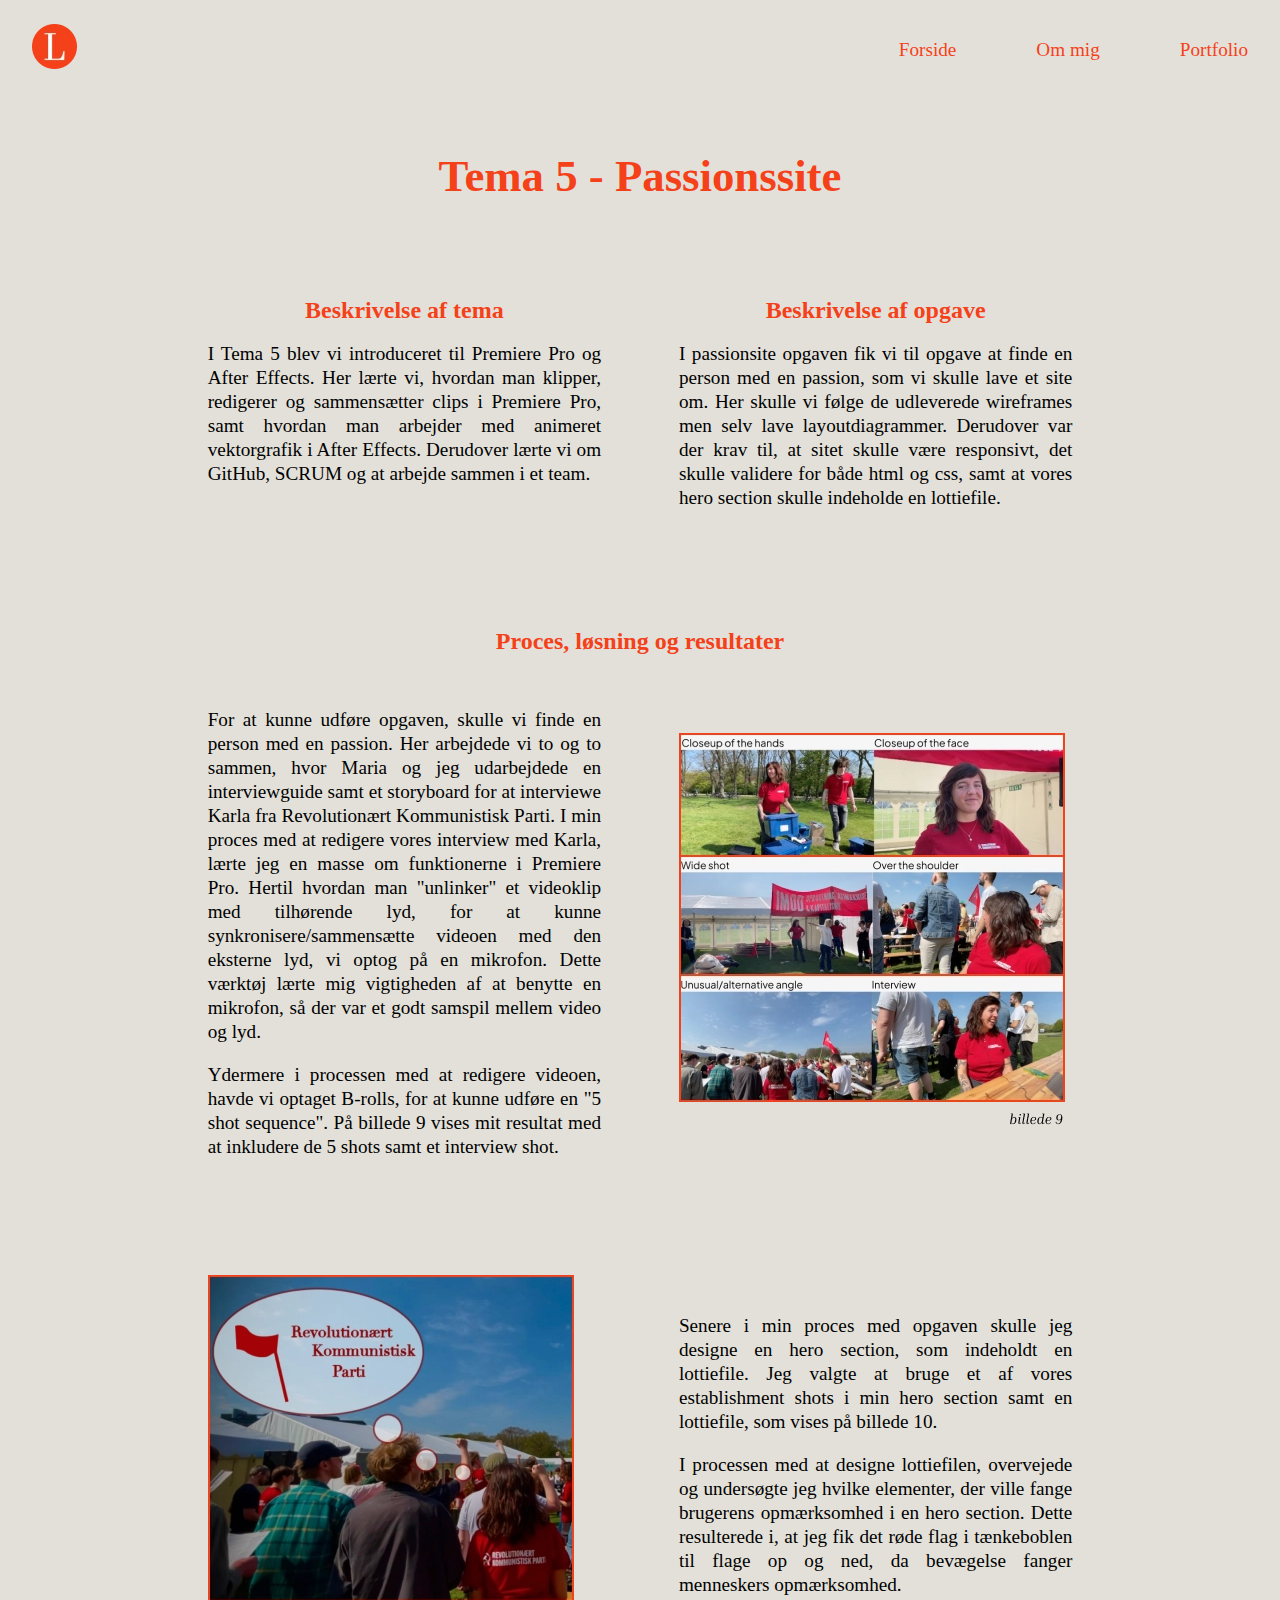
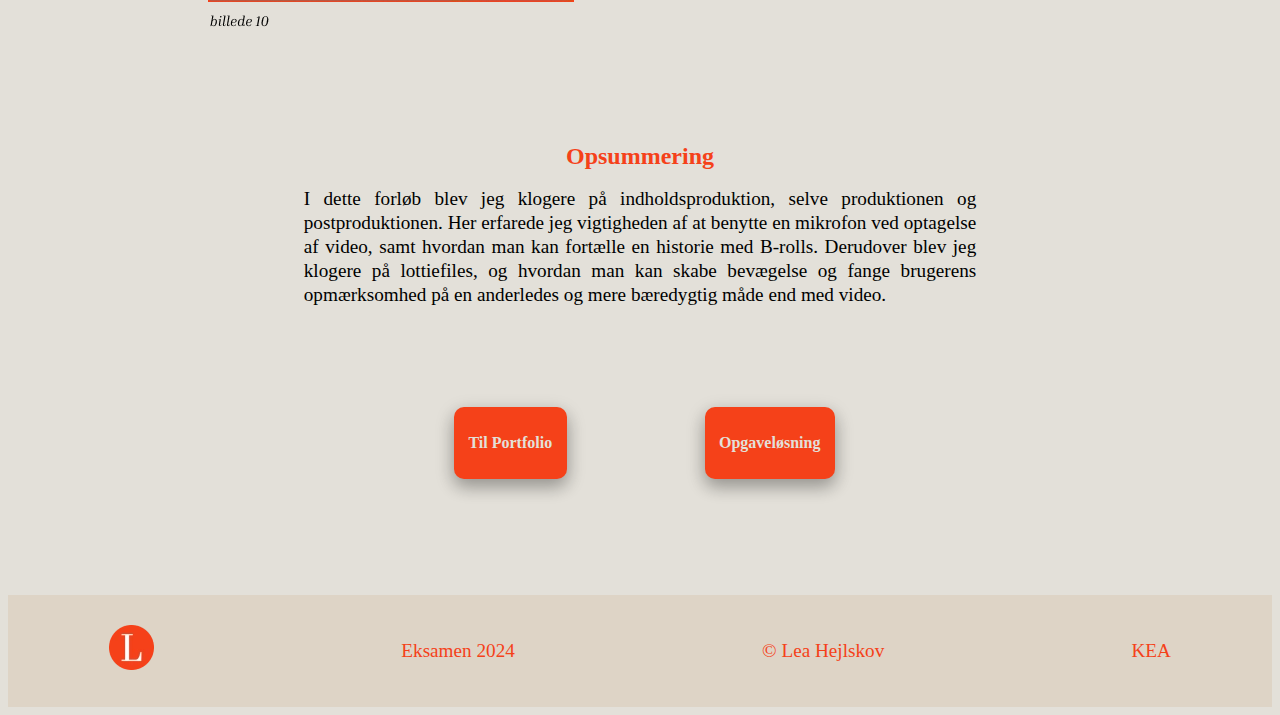
<file: html/tema5a.html>
<!DOCTYPE html>
<html lang="da">
  <head>
    <meta charset="UTF-8" />
    <meta name="viewport" content="width=device-width, initial-scale=1.0" />
    <meta name="robots" content="noindex" />
    <title>Tema 5 - Passionssite</title>
    <link rel="stylesheet" href="../css/generel.css" />
    <link rel="stylesheet" href="../css/burger.css" />
    <link rel="stylesheet" href="../css/layout.css" />
    <link rel="stylesheet" href="../js/burger.js" />
    <link rel="stylesheet" href="../css/dropdown.css" />
    <link rel="icon" href="../img/logo.webp" />
  </head>
  <body>
    <header>
      <nav class="navbar">
        <a href="../index.html"
          ><img class="logoo" src="../img/logoo.webp" alt="logo"
        /></a>
        <ul class="nav-menu">
          <li class="nav-item">
            <a href="../index.html" class="nav-link">Forside</a>
          </li>
          <li class="nav-item">
            <a href="ommig.html" class="nav-link">Om mig</a>
          </li>
          <li class="nav-item">
            <a href="projekter.html" class="nav-link">Portfolio</a>
          </li>
        </ul>

        <div class="hamburger">
          <span class="bar"></span>
          <span class="bar"></span>
          <span class="bar"></span>
        </div>
      </nav>
    </header>
    <main>
      <h1>Tema 5 - Passionssite</h1>

      <section class="temaopgave">
        <div class="beskrivelsetema">
          <h2>Beskrivelse af tema</h2>
          <p>
            I Tema 5 blev vi introduceret til Premiere Pro og After Effects. Her
            lærte vi, hvordan man klipper, redigerer og sammensætter clips i
            Premiere Pro, samt hvordan man arbejder med animeret vektorgrafik i
            After Effects. Derudover lærte vi om GitHub, SCRUM og at arbejde
            sammen i et team.
          </p>
        </div>
        <div class="beskrivelseopgave">
          <h2>Beskrivelse af opgave</h2>
          <p>
            I passionsite opgaven fik vi til opgave at finde en person med en
            passion, som vi skulle lave et site om. Her skulle vi følge de
            udleverede wireframes men selv lave layoutdiagrammer. Derudover var
            der krav til, at sitet skulle være responsivt, det skulle validere
            for både html og css, samt at vores hero section skulle indeholde en
            lottiefile.
          </p>
        </div>
      </section>

      <h2>Proces, løsning og resultater</h2>

      <section class="grid1-1">
        <div>
          <img src="../img/tema5b1.webp" alt="" />
        </div>
        <div class="col order">
          <p>
            For at kunne udføre opgaven, skulle vi finde en person med en
            passion. Her arbejdede vi to og to sammen, hvor Maria og jeg
            udarbejdede en interviewguide samt et storyboard for at interviewe
            Karla fra Revolutionært Kommunistisk Parti. I min proces med at
            redigere vores interview med Karla, lærte jeg en masse om
            funktionerne i Premiere Pro. Hertil hvordan man "unlinker" et
            videoklip med tilhørende lyd, for at kunne synkronisere/sammensætte
            videoen med den eksterne lyd, vi optog på en mikrofon. Dette værktøj
            lærte mig vigtigheden af at benytte en mikrofon, så der var et godt
            samspil mellem video og lyd.
          </p>
          <p>
            Ydermere i processen med at redigere videoen, havde vi optaget
            B-rolls, for at kunne udføre en "5 shot sequence". På billede 9
            vises mit resultat med at inkludere de 5 shots samt et interview
            shot.
          </p>
        </div>
      </section>

      <section class="grid1-1">
        <div>
          <img src="../img/tema5b2.webp" alt="" />
        </div>
        <div>
          <p>
            Senere i min proces med opgaven skulle jeg designe en hero section,
            som indeholdt en lottiefile. Jeg valgte at bruge et af vores
            establishment shots i min hero section samt en lottiefile, som vises
            på billede 10.
          </p>
          <p>
            I processen med at designe lottiefilen, overvejede og undersøgte jeg
            hvilke elementer, der ville fange brugerens opmærksomhed i en hero
            section. Dette resulterede i, at jeg fik det røde flag i tænkeboblen
            til flage op og ned, da bevægelse fanger menneskers opmærksomhed.
          </p>
        </div>
      </section>
      <section class="opsummering">
        <h2>Opsummering</h2>
        <p>
          I dette forløb blev jeg klogere på indholdsproduktion, selve
          produktionen og postproduktionen. Her erfarede jeg vigtigheden af at
          benytte en mikrofon ved optagelse af video, samt hvordan man kan
          fortælle en historie med B-rolls. Derudover blev jeg klogere på
          lottiefiles, og hvordan man kan skabe bevægelse og fange brugerens
          opmærksomhed på en anderledes og mere bæredygtig måde end med video.
        </p>
      </section>

      <section class="knappertema">
        <div class="dropdown">
          <form action="../html/projekter.html">
            <button class="dropbtnn">
              <strong class="knaptext">Til Portfolio</strong>
            </button>
          </form>
        </div>
        <div class="dropdown">
          <form action="http://leahejlskov.dk/t5/passionsite/" target="_blank">
            <button class="dropbtnn">
              <strong class="knaptext">Opgaveløsning</strong>
            </button>
          </form>
        </div>
      </section>
    </main>
    <footer>
      <div class="footerstor footerlille">
        <a href="../index.html"
          ><img class="logoo" src="../img/logoo.webp" alt="logo"
        /></a>
        <p>Eksamen 2024</p>
        <p>&#169; Lea Hejlskov</p>
        <p>KEA</p>
      </div>
    </footer>
    <script src="../js/burger.js"></script>
  </body>
</html>
</file>
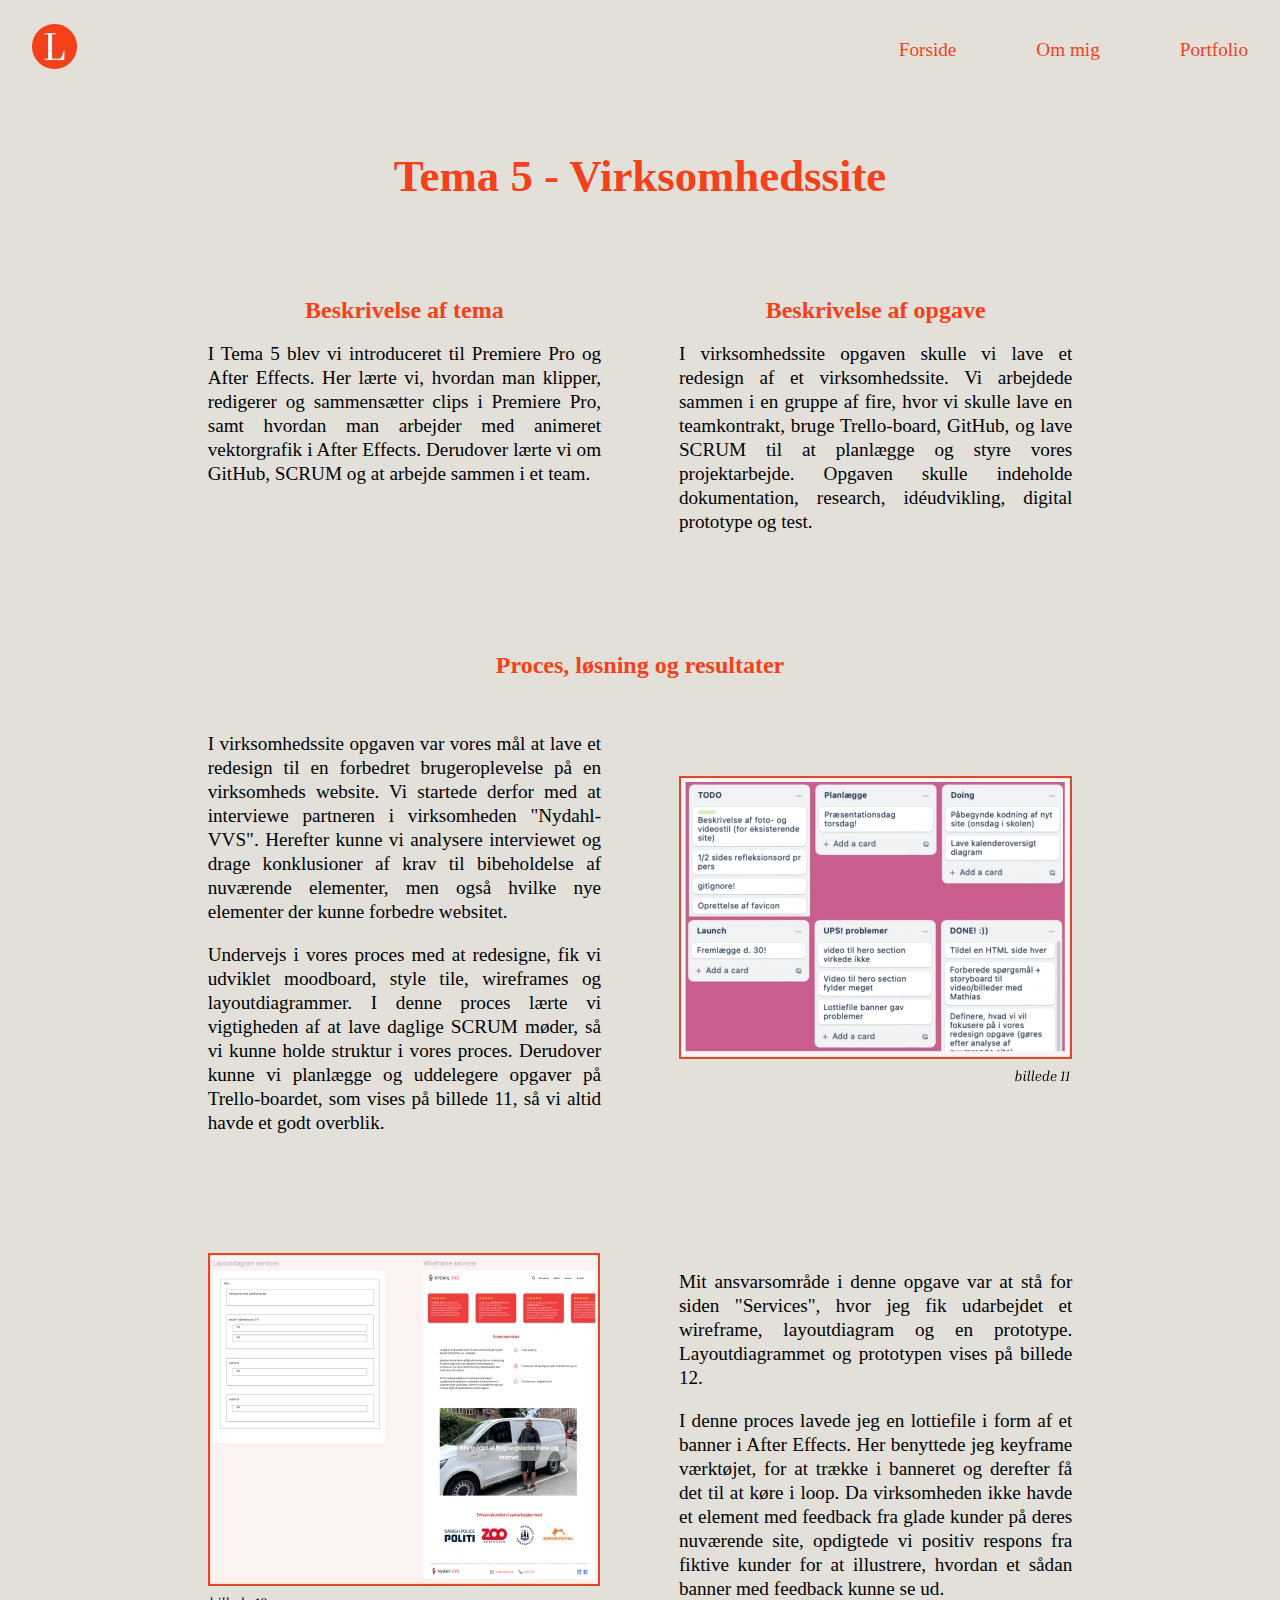
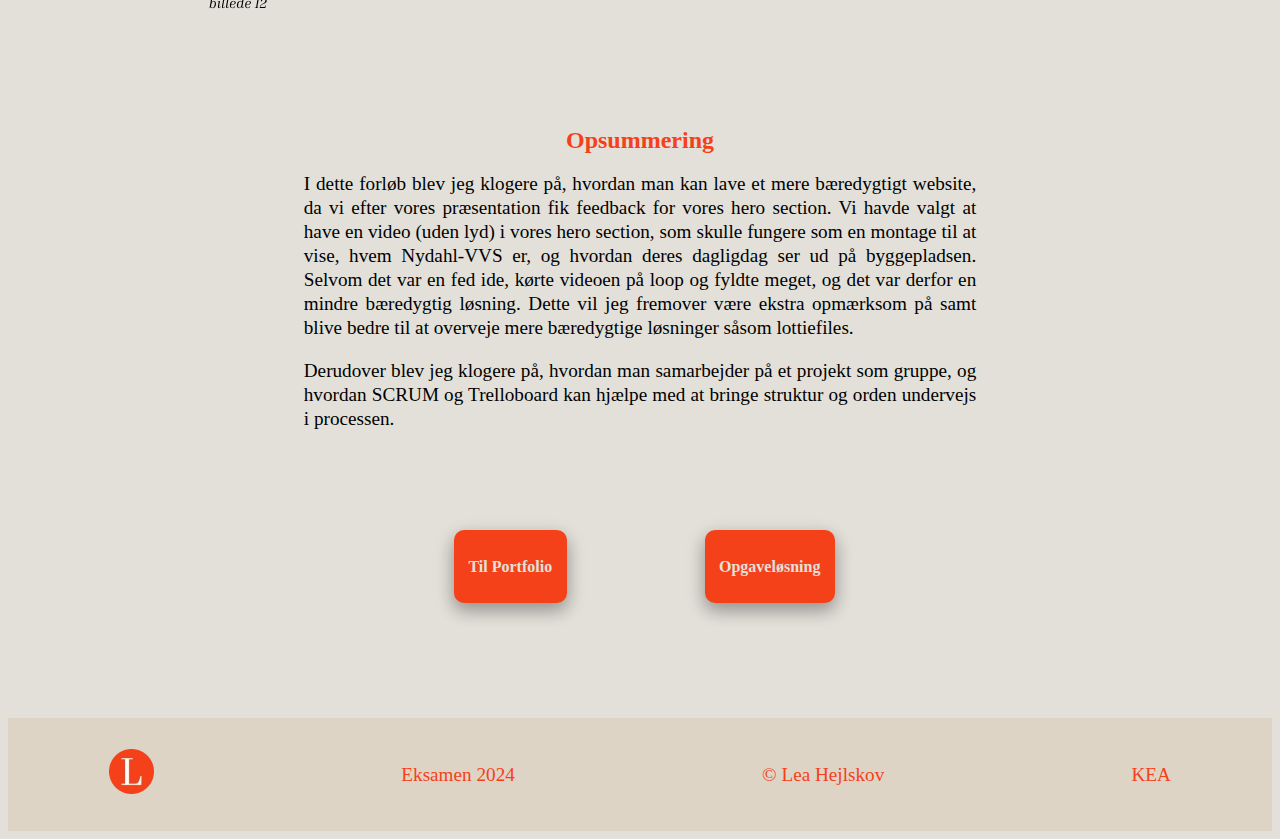
<file: html/tema5b.html>
<!DOCTYPE html>
<html lang="da">
  <head>
    <meta charset="UTF-8" />
    <meta name="viewport" content="width=device-width, initial-scale=1.0" />
    <meta name="robots" content="noindex" />
    <title>Tema 5 - Virksomhedssite</title>
    <link rel="stylesheet" href="../css/generel.css" />
    <link rel="stylesheet" href="../css/burger.css" />
    <link rel="stylesheet" href="../css/layout.css" />
    <link rel="stylesheet" href="../js/burger.js" />
    <link rel="stylesheet" href="../css/dropdown.css" />
    <link rel="icon" href="../img/logo.webp" />
  </head>
  <body>
    <header>
      <nav class="navbar">
        <a href="../index.html"
          ><img class="logoo" src="../img/logoo.webp" alt="logo"
        /></a>
        <ul class="nav-menu">
          <li class="nav-item">
            <a href="../index.html" class="nav-link">Forside</a>
          </li>
          <li class="nav-item">
            <a href="ommig.html" class="nav-link">Om mig</a>
          </li>
          <li class="nav-item">
            <a href="projekter.html" class="nav-link">Portfolio</a>
          </li>
        </ul>

        <div class="hamburger">
          <span class="bar"></span>
          <span class="bar"></span>
          <span class="bar"></span>
        </div>
      </nav>
    </header>
    <h1>Tema 5 - Virksomhedssite</h1>
    <main>
      <section class="temaopgave">
        <div class="beskrivelsetema">
          <h2>Beskrivelse af tema</h2>
          <p>
            I Tema 5 blev vi introduceret til Premiere Pro og After Effects. Her
            lærte vi, hvordan man klipper, redigerer og sammensætter clips i
            Premiere Pro, samt hvordan man arbejder med animeret vektorgrafik i
            After Effects. Derudover lærte vi om GitHub, SCRUM og at arbejde
            sammen i et team.
          </p>
        </div>
        <div class="beskrivelseopgave">
          <h2>Beskrivelse af opgave</h2>
          <p>
            I virksomhedssite opgaven skulle vi lave et redesign af et
            virksomhedssite. Vi arbejdede sammen i en gruppe af fire, hvor vi
            skulle lave en teamkontrakt, bruge Trello-board, GitHub, og lave
            SCRUM til at planlægge og styre vores projektarbejde. Opgaven skulle
            indeholde dokumentation, research, idéudvikling, digital prototype
            og test.
          </p>
        </div>
      </section>

      <h2>Proces, løsning og resultater</h2>

      <section class="grid1-1">
        <div>
          <img src="../img/tema5b3.webp" alt="" />
        </div>
        <div class="col order">
          <p>
            I virksomhedssite opgaven var vores mål at lave et redesign til en
            forbedret brugeroplevelse på en virksomheds website. Vi startede
            derfor med at interviewe partneren i virksomheden "Nydahl-VVS".
            Herefter kunne vi analysere interviewet og drage konklusioner af
            krav til bibeholdelse af nuværende elementer, men også hvilke nye
            elementer der kunne forbedre websitet.
          </p>
          <p>
            Undervejs i vores proces med at redesigne, fik vi udviklet
            moodboard, style tile, wireframes og layoutdiagrammer. I denne
            proces lærte vi vigtigheden af at lave daglige SCRUM møder, så vi
            kunne holde struktur i vores proces. Derudover kunne vi planlægge og
            uddelegere opgaver på Trello-boardet, som vises på billede 11, så vi
            altid havde et godt overblik.
          </p>
        </div>
      </section>

      <section class="grid1-1">
        <div>
          <img src="../img/tema5b4.webp" alt="" />
        </div>
        <div>
          <p>
            Mit ansvarsområde i denne opgave var at stå for siden "Services",
            hvor jeg fik udarbejdet et wireframe, layoutdiagram og en prototype.
            Layoutdiagrammet og prototypen vises på billede 12.
          </p>
          <p>
            I denne proces lavede jeg en lottiefile i form af et banner i After
            Effects. Her benyttede jeg keyframe værktøjet, for at trække i
            banneret og derefter få det til at køre i loop. Da virksomheden ikke
            havde et element med feedback fra glade kunder på deres nuværende
            site, opdigtede vi positiv respons fra fiktive kunder for at
            illustrere, hvordan et sådan banner med feedback kunne se ud.
          </p>
        </div>
      </section>
      <section class="opsummering">
        <h2>Opsummering</h2>
        <p>
          I dette forløb blev jeg klogere på, hvordan man kan lave et mere
          bæredygtigt website, da vi efter vores præsentation fik feedback for
          vores hero section. Vi havde valgt at have en video (uden lyd) i vores
          hero section, som skulle fungere som en montage til at vise, hvem
          Nydahl-VVS er, og hvordan deres dagligdag ser ud på byggepladsen.
          Selvom det var en fed ide, kørte videoen på loop og fyldte meget, og
          det var derfor en mindre bæredygtig løsning. Dette vil jeg fremover
          være ekstra opmærksom på samt blive bedre til at overveje mere
          bæredygtige løsninger såsom lottiefiles.
        </p>
        <p>
          Derudover blev jeg klogere på, hvordan man samarbejder på et projekt
          som gruppe, og hvordan SCRUM og Trelloboard kan hjælpe med at bringe
          struktur og orden undervejs i processen.
        </p>
      </section>

      <section class="knappertema">
        <div class="dropdown">
          <form action="../html/projekter.html">
            <button class="dropbtnn">
              <strong class="knaptext">Til Portfolio</strong>
            </button>
          </form>
        </div>
        <div class="dropdown">
          <form action="http://leahejlskov.dk/t5/nydahl-vvs/" target="_blank">
            <button class="dropbtnn">
              <strong class="knaptext">Opgaveløsning</strong>
            </button>
          </form>
        </div>
      </section>
    </main>
    <footer>
      <div class="footerstor footerlille">
        <a href="../index.html"
          ><img class="logoo" src="../img/logoo.webp" alt="logo"
        /></a>
        <p>Eksamen 2024</p>
        <p>&#169; Lea Hejlskov</p>
        <p>KEA</p>
      </div>
    </footer>
    <script src="../js/burger.js"></script>
  </body>
</html>
</file>
<file: css/generel.css>
img {
  max-width: 100%;
}
html {
  --primary: #f54119;
  --secondary: #e3e0d9;
}
hr {
  color: var(--primary);
}
body {
  /* font-family: "plus jakarta sans"; */
  font-family: Abhaya Libre;
  background-color: var(--secondary);
  line-height: 150%;
}
p {
  font-size: 1.2rem;
}
main {
  margin: 2% 12%;
  gap: 10%;
  text-align: justify;
}
h1 {
  color: var(--primary);
  text-align: center;
  font-family: Abhaya Libre;
  font-weight: bold;
  font-size: 2.8rem;
  margin: 1.5em 1em;
  line-height: 80%;
}
h2 {
  color: var(--primary);
  text-align: center;
  font-family: Abhaya Libre;
}
header {
  /* background-color: #ded4c6; */
  padding: 0%;
  font-family: Abhaya Libre;
}
footer {
  background-color: #ded4c6;
  padding: 2% 8%;
  font-family: Abhaya Libre;
  color: var(--primary);
}
</file>
<file: css/layout.css>
/* .logoo {
  width: 60%;
} */

.knaptext {
  color: #e3e0d9;
  font-size: 1rem;
}

.heroforside {
  width: 70%;
  display: block;
  margin: auto;
}

.ommigimg {
  width: 70%;
  display: block;
  margin: auto;
}

.grid1-1 li {
  list-style: inside;
}

@media (min-width: 800px) {
  .footerstor {
    display: flex;
    grid-template-columns: 1fr 1fr 1fr 1fr;
    justify-content: space-between;
    align-items: center;
  }
  .section1 {
    margin: 1% 25%;
  }
  .ommig {
    display: grid;
    grid-template-columns: 1fr 1fr;
    margin: 1% 9%;
  }
  .cv {
    display: grid;
    grid-template-columns: 1fr 1fr;
    gap: 10%;
    margin: 5% 9%;
    line-height: 300%;
    text-align: left;
  }
  .temaopgave {
    display: grid;
    grid-template-columns: 1fr 1fr;
    gap: 9%;
    padding: 3em;
    padding-top: 1em;
    padding-bottom: 5em;
  }
  .grid1-1 {
    display: grid;
    grid-template-columns: 1fr 1fr;
    gap: 9%;
    padding: 3em;
    padding-top: 1em;
    padding-bottom: 5em;
    align-items: center;
  }
  .order {
    grid-row: 1;
  }
  .opsummering {
    /* margin: 5% 10%; */
    padding-top: 0.5em;
    padding-bottom: 5em;
    margin-left: 15%;
    margin-right: 15%;
  }
  .knapper {
    display: grid;
    grid-template-columns: 1fr 1fr;
    text-align: center;
    margin-top: 10%;
    margin-bottom: 20%;
    margin-left: 23%;
    margin-right: 23%;
  }
  .knappertema {
    display: grid;
    grid-template-columns: 1fr 1fr;
    text-align: center;
    /* margin-top: 2%; */
    margin-bottom: 12%;
    margin-left: 23%;
    margin-right: 23%;
  }
}

@media (max-width: 799px) {
  .footerlille {
    display: grid;
    grid-template-columns: 1fr;
    place-items: center;
  }
  .heroforside {
    display: block;
    margin: 0 auto;
    width: 100%;
  }
  .knapper {
    display: grid;
    grid-template-columns: 1fr 1fr;
    text-align: center;
    margin-top: 20%;
    margin-bottom: 70%;
  }
  .knappertema {
    display: grid;
    grid-template-columns: 1fr 1fr;
    text-align: center;
    margin-top: 20%;
    margin-bottom: 30%;
  }
  .cv {
    text-align: left;
    margin: 20% 1%;
    line-height: 200%;
  }
}
</file>
<file: css/burger.css>
/* Lidt almindelig styling på html, li og a */
/* step 2 */

ul {
  margin: 0;
  padding: 0;
  box-sizing: border-box;
  z-index: 1;
}
li {
  list-style: none;
}
a {
  text-decoration: none;
}

/* Almindelig styling på header og .navbar */
/* step 3 */
.header {
  border-bottom: 1px solid #e2e8f0;
}
.navbar {
  display: flex;
  justify-content: space-between;
  align-items: center;
  padding: 1rem 1.5rem;
}

/* Hamburgeren laves gøres usynlig */
/* step 4 */
.bar {
  display: block;
  width: 25px;
  height: 3px;
  margin: 5px auto;
  transition: all 0.3s ease-in-out;
  background-color: var(--primary);
}
/* ... go gøres usynlig */
/* step 5 */
.hamburger {
  display: none;
}

/* Styling af menuen */
/* step 6 */
.nav-menu {
  display: flex;
  justify-content: space-between;
  align-items: center;
}

.nav-item {
  margin-left: 5rem;
}

.nav-link {
  font-size: 1.2rem;
  color: var(--primary);
}

.nav-link:hover {
  color: rgb(195, 6, 6);
  text-decoration: underline;
}

/* step 7 */
@media (max-width: 700px) {
  .nav-menu {
    position: fixed;
    left: -100%;
    top: 5rem;
    flex-direction: column;
    background-color: var(--secondary);
    width: 100%;
    border-radius: 10px;
    text-align: center;
    transition: 0.3s;
    /* box-shadow: 0 10px 27px rgba(0, 0, 0, 0.05); */
  }

  .nav-menu.active {
    left: 0;
  }

  .nav-item {
    margin: 2.5rem 0;
  }

  .hamburger {
    display: block;
    cursor: pointer;
  }

  .hamburger.active .bar:nth-child(2) {
    opacity: 0;
  }

  .hamburger.active .bar:nth-child(1) {
    translate: 0 8px;
    rotate: 45deg;
  }

  .hamburger.active .bar:nth-child(3) {
    translate: 0 -8px;
    rotate: -45deg;
  }
}
</file>
<file: css/dropdown.css>
/* knapperne på forsiden --> styling */
.dropbtn {
  background-color: #f54119;
  color: #e3e0d9;
  padding: 2em 2.7em;
  /* font-size: 16px; */
  border: none;
  cursor: pointer;
  border-radius: 10px;
  box-shadow: 0 8px 16px 0 rgba(0, 0, 0, 0.2), 0 6px 20px 0 rgba(0, 0, 0, 0.19);
  font-family: Abhaya Libre;
  font-size: 0.9rem;
}

/* knapperne på temasiderne --> styling */
.dropbtnn {
  background-color: #f54119;
  color: #e3e0d9;
  padding: 1.9em 1em;
  border: none;
  cursor: pointer;
  border-radius: 10px;
  box-shadow: 0 8px 16px 0 rgba(0, 0, 0, 0.2), 0 6px 20px 0 rgba(0, 0, 0, 0.19);
  font-family: Abhaya Libre;
  font-size: 0.9rem;
}

/* Container <div> - needed to position the dropdown content */
.dropdown {
  position: relative;
  display: inline-block;
  margin-left: auto;
  margin-right: auto;
  vertical-align: middle;
  text-align: center;
}

/* Dropdown Content (Hidden by Default) */
.dropdown-content {
  display: none;
  position: absolute;
  background-color: #f54119;
  /* min-width: 160px; */
  box-shadow: 0px 8px 16px 0px rgba(0, 0, 0, 0.25);
  border-radius: 10px;
  z-index: 1;
}

/* Links indeni dropdown */
.dropdown-content a {
  color: #e3e0d9;
  /* padding: 12px 16px; */
  padding: 0.6em 1.2em;
  text-decoration: none;
  display: block;
}

/* Farve på dropdown links on hover */
.dropdown-content a:hover {
  background-color: #da2d16;
  text-decoration: underline;
}

/* Show the dropdown menu on hover */
.dropdown:hover .dropdown-content {
  display: block;
}

/* Baggrundsfarve på dropdown button, når dropdown content er vist */
.dropdown:hover .dropbtn {
  background-color: #da2d16;
  text-decoration: underline;
}

.dropdown:hover .dropbtnn {
  background-color: #da2d16;
  text-decoration: underline;
}
</file>
<file: css/textbillede.css>
.container {
  position: relative;
  width: 100%;
  /* padding: 5%; */
  margin-left: auto;
  margin-right: auto;
  margin-bottom: 10%;
}

.image {
  opacity: 1;
  /* display: block;
  height: auto; */
  transition: 0.5s ease;
  backface-visibility: hidden;
}

.middle {
  transition: 0.5s ease;
  opacity: 0;
  position: absolute;
  top: 50%;
  left: 50%;
  transform: translate(-50%, -50%);
  -ms-transform: translate(-50%, -50%);
  text-align: center;
}

.container:hover .image {
  opacity: 0.3;
}

.container:hover .middle {
  opacity: 1;
}

.text a:link {
  background-color: var(--primary);
  color: var(--secondary);
  /* padding: 16px 32px; */
  padding: 0.4em 1.2em;
  border-radius: 10px;
  cursor: pointer;
  box-shadow: 0 8px 16px 0 rgba(0, 0, 0, 0.2), 0 6px 20px 0 rgba(0, 0, 0, 0.19);
}
.text a:hover {
  color: var(--secondary);
  text-decoration: underline;
}

@media (min-width: 800px) {
  .container {
    position: relative;
    width: 75%;
    /* padding: 5%; */
    margin-left: auto;
    margin-right: auto;
    margin-bottom: 10%;
  }
  .text a:link {
    background-color: var(--primary);
    color: var(--secondary);
    /* padding: 16px 32px; */
    padding: 1em 2em;
    border-radius: 10px;
    cursor: pointer;
    font-size: 1.5rem;
  }
}
</file>
